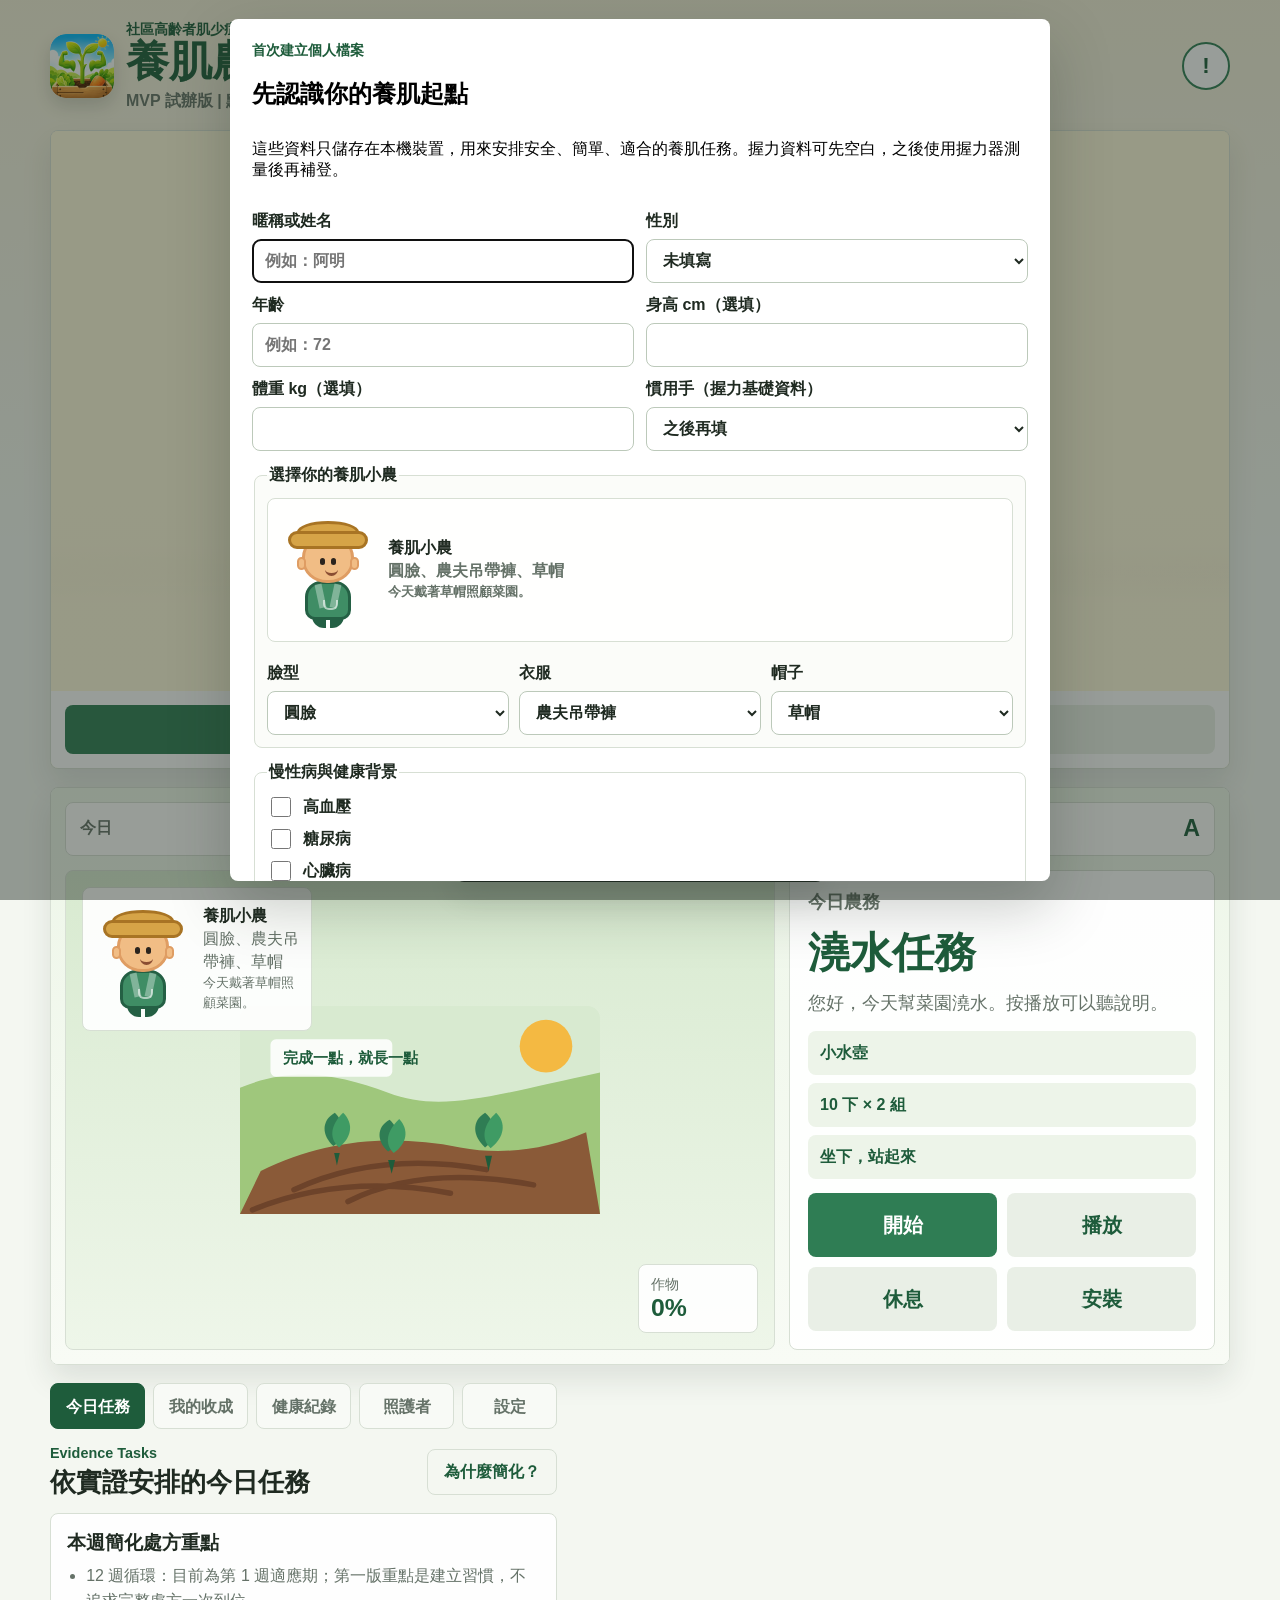
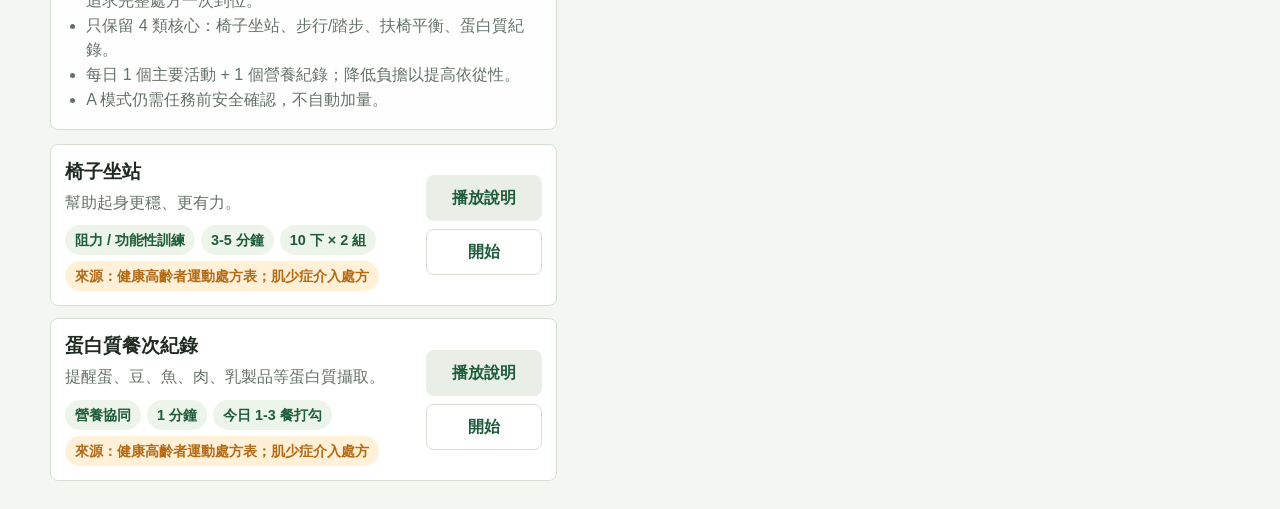
<file: index.html>
<!doctype html>
<html lang="zh-Hant">
  <head>
    <meta charset="utf-8" />
    <meta name="viewport" content="width=device-width, initial-scale=1" />
    <meta http-equiv="refresh" content="0; url=./yangji-farm-app/index.html" />
    <title>養肌農場</title>
    <script>
      window.location.replace("./yangji-farm-app/index.html");
    </script>
  </head>
  <body>
    <p>正在開啟養肌農場...</p>
    <p><a href="./yangji-farm-app/index.html">如果沒有自動開啟，請點這裡。</a></p>
  </body>
</html>
</file>
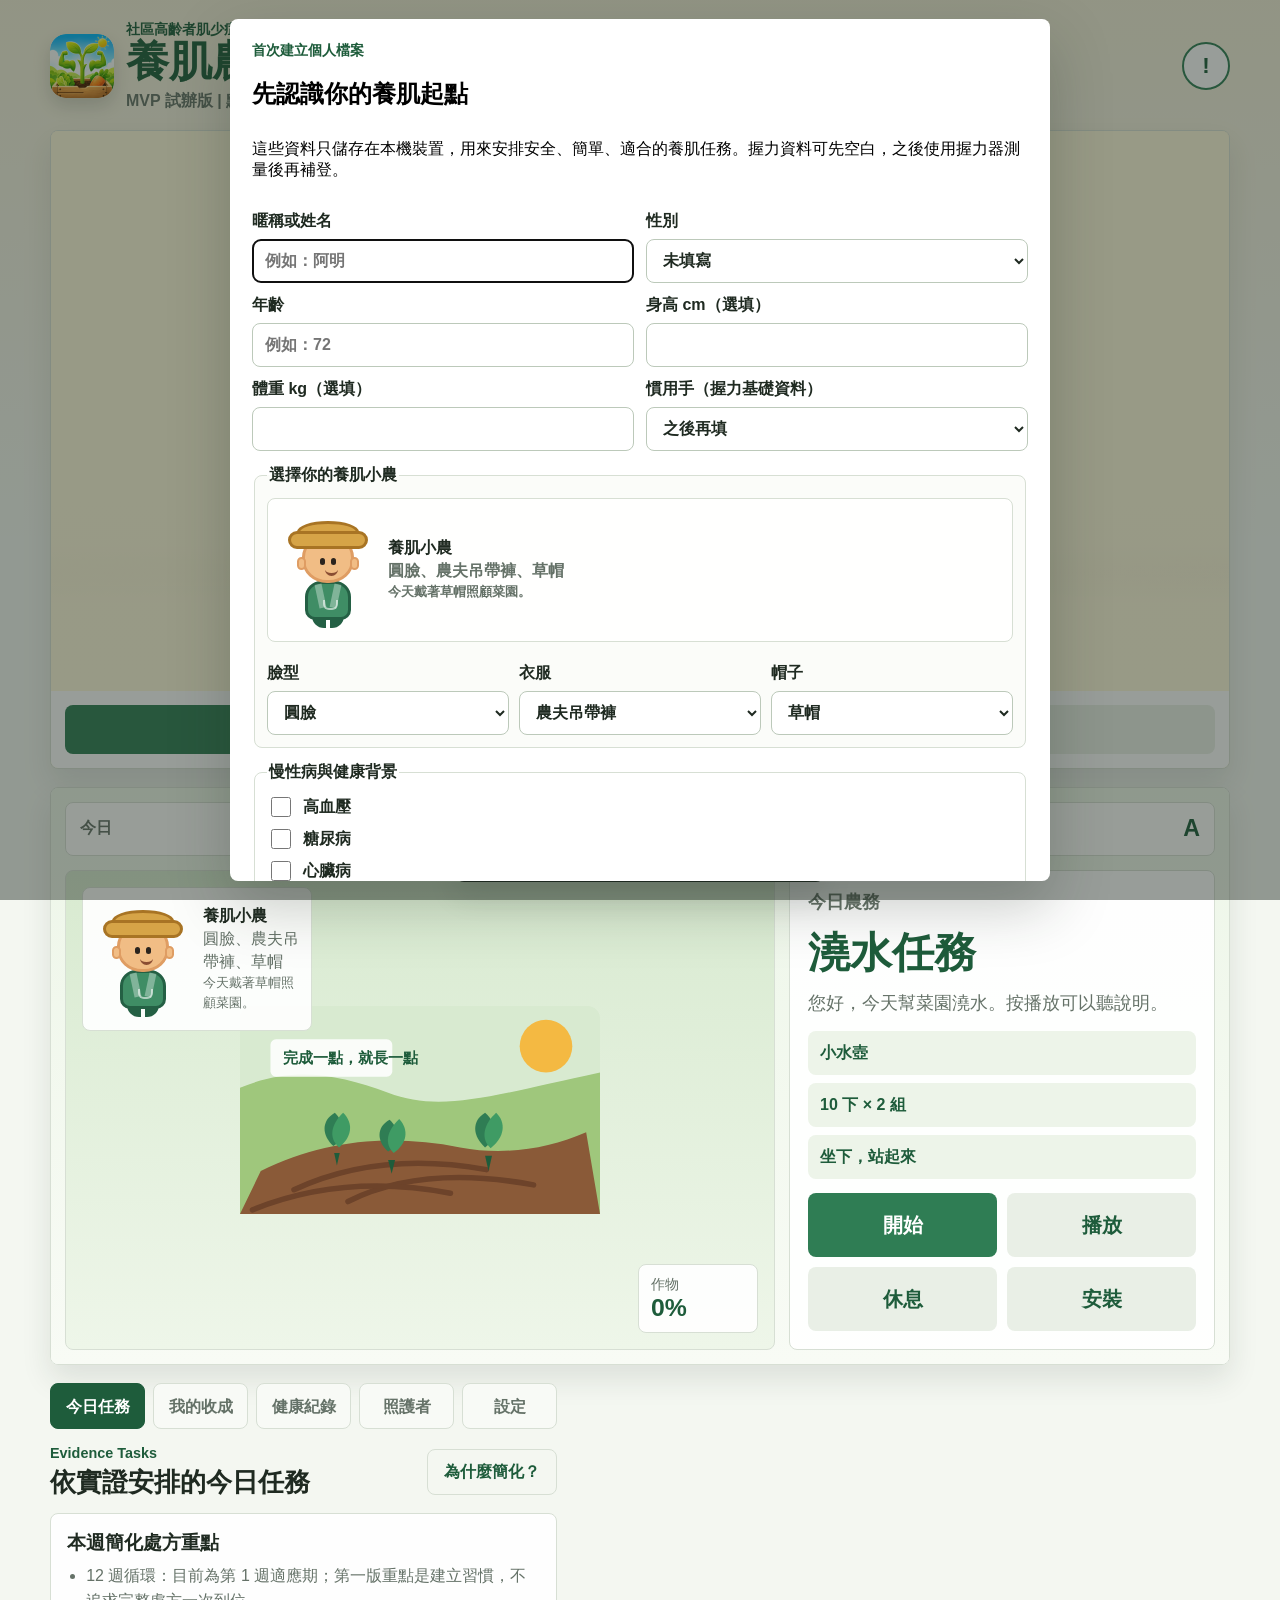
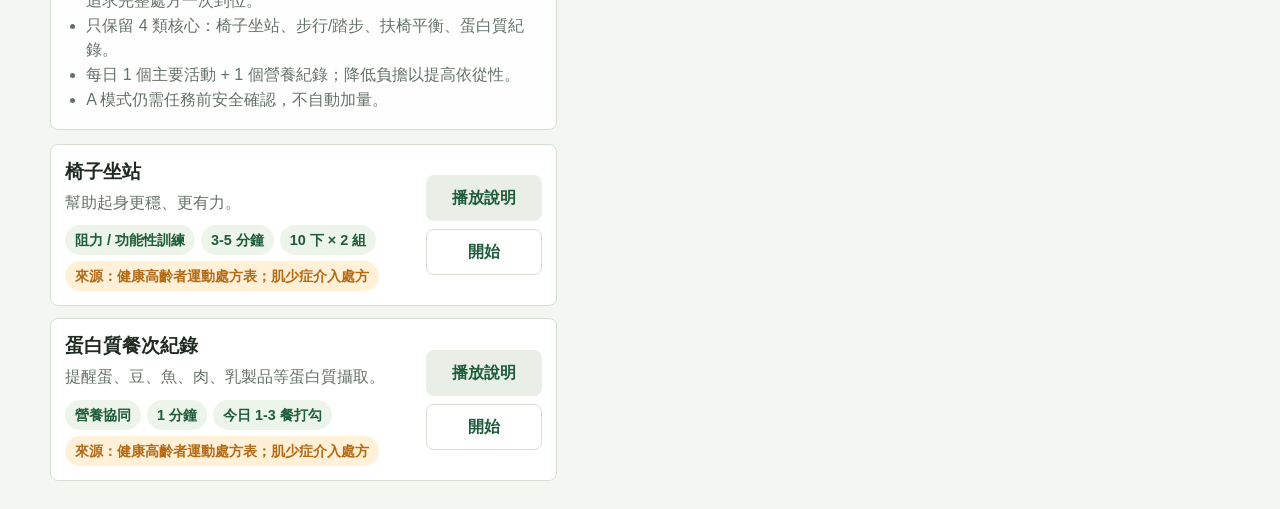
<file: yangji-farm-app/index.html>
<!doctype html>
<html lang="zh-Hant">
  <head>
    <meta charset="UTF-8" />
    <meta name="viewport" content="width=device-width, initial-scale=1.0" />
    <meta name="theme-color" content="#2f7d54" />
    <meta name="apple-mobile-web-app-capable" content="yes" />
    <meta name="apple-mobile-web-app-title" content="養肌農場" />
    <meta name="apple-mobile-web-app-status-bar-style" content="default" />
    <title>養肌農場 | 社區高齡者肌少症預防 App</title>
    <link rel="manifest" href="./manifest.webmanifest" />
    <link rel="apple-touch-icon" href="./assets/app-icon-180.png" />
    <link rel="icon" href="./assets/app-icon-192.png" />
    <link rel="stylesheet" href="./styles.css?v=20260625-hero" />
  </head>
  <body>
    <div class="app-shell">
      <header class="topbar">
        <button class="brand-button" id="openOutcome" aria-label="查看成果總覽">
          <img src="./assets/app-icon-512.png" alt="" />
          <span>
            <span class="eyebrow">社區高齡者肌少症預防 App</span>
            <strong>養肌農場</strong>
            <span class="pilot-label">MVP 試辦版 | 點 Logo 看成果</span>
          </span>
        </button>
        <button class="icon-button" id="openSafety" title="安全提醒" aria-label="安全提醒">
          <span aria-hidden="true">!</span>
        </button>
      </header>

      <main class="main-grid">
        <section class="welcome-panel" aria-labelledby="welcomeTitle">
          <div class="welcome-art" aria-hidden="true">
            <img id="welcomeHeroImage" src="./assets/hero-male.png" alt="" />
            <div class="welcome-brand">
              <div class="welcome-mark">🌱</div>
              <h1 id="welcomeTitle">養肌農場</h1>
              <p>每天動一動，種出健康與力量</p>
            </div>
          </div>
          <div class="welcome-actions">
            <button class="primary-button welcome-button" id="welcomeStart">開始耕耘</button>
            <button class="secondary-button welcome-button" id="welcomeLearn">了解更多</button>
          </div>
        </section>

        <section class="garden-panel" aria-labelledby="gardenTitle">
          <div class="game-home">
            <div class="game-hud" aria-label="今日狀態">
              <div>
                <span>今日</span>
                <strong id="todayDone">0/0</strong>
              </div>
              <div>
                <span>本週</span>
                <strong id="weekDays">0</strong>
              </div>
              <div>
                <span>安全</span>
                <strong id="safetyMode">A</strong>
              </div>
            </div>
            <div class="garden-visual game-scene" aria-label="菜園成長狀態">
              <div id="farmCharacterPreview" class="farm-character-preview"></div>
              <img src="./assets/farm-field.svg" alt="" />
              <div class="growth-meter">
                <span>作物</span>
                <strong id="growthPercent">0%</strong>
              </div>
            </div>
            <div class="mission-panel">
              <p class="section-kicker">今日農務</p>
              <h2 id="gardenTitle">準備菜園中...</h2>
              <p id="todaySummary">按播放，App 會用語音說明。</p>
              <div class="mission-chips" aria-label="任務提示">
                <span id="missionTool">工具</span>
                <span id="missionCount">次數</span>
                <span id="missionHint">慢慢做</span>
              </div>
              <div class="game-actions">
                <button class="primary-button game-button" id="startToday">開始</button>
                <button class="secondary-button game-button" id="speakToday">播放</button>
                <button class="secondary-button game-button" id="restToday">休息</button>
                <button class="secondary-button game-button" id="installApp">安裝</button>
              </div>
            </div>
          </div>
        </section>

        <section class="content-panel">
          <nav class="tabs" aria-label="主要分頁">
            <button class="tab active" data-tab="tasks">今日任務</button>
            <button class="tab" data-tab="harvest">我的收成</button>
            <button class="tab" data-tab="records">健康紀錄</button>
            <button class="tab" data-tab="caregiver">照護者</button>
            <button class="tab" data-tab="settings">設定</button>
          </nav>

          <div class="tab-view active" id="tasksView">
            <div class="section-heading">
              <div>
                <p class="section-kicker">Evidence Tasks</p>
                <h2>依實證安排的今日任務</h2>
              </div>
              <button class="text-button" id="refreshTasks">為什麼簡化？</button>
            </div>
            <div class="plain-panel evidence-summary" id="evidenceSummary"></div>
            <div class="task-list" id="taskList"></div>
          </div>

          <div class="tab-view" id="harvestView">
            <div class="section-heading">
              <div>
                <p class="section-kicker">Harvest</p>
                <h2>我的收成</h2>
              </div>
            </div>
            <div class="resource-grid" id="resourceGrid"></div>
            <div class="plain-panel">
              <h3>圖鑑</h3>
              <p>完成任務會讓菜園成長；沒有完成不會枯萎、不扣分，也不排名。</p>
              <div class="badge-row" id="cropBadges"></div>
            </div>
          </div>

          <div class="tab-view" id="recordsView">
            <div class="section-heading">
              <div>
                <p class="section-kicker">Records</p>
                <h2>健康紀錄</h2>
              </div>
            </div>
            <div class="plain-panel profile-summary" id="profileSummary"></div>
            <div class="record-grid">
              <label>
                測量日期
                <input id="measureDateInput" type="date" />
              </label>
              <label>
                慣用手
                <select id="dominantHandInput">
                  <option value="">未記錄</option>
                  <option value="right">右手</option>
                  <option value="left">左手</option>
                </select>
              </label>
              <label>
                右手握力 kg
                <input id="gripRightInput" type="number" inputmode="decimal" min="0" step="0.1" />
              </label>
              <label>
                左手握力 kg
                <input id="gripLeftInput" type="number" inputmode="decimal" min="0" step="0.1" />
              </label>
              <label>
                小腿圍 cm
                <input id="calfInput" type="number" inputmode="decimal" min="0" step="0.1" />
              </label>
              <label>
                5 次坐站秒數
                <input id="standInput" type="number" inputmode="decimal" min="0" step="0.1" />
              </label>
              <label class="full-row">
                測量備註
                <input id="measureNoteInput" type="text" maxlength="50" placeholder="例如：右手痠痛、剛運動後、社區據點測量" />
              </label>
              <button class="primary-button" id="saveMeasure">儲存基礎數據</button>
            </div>
            <div class="timeline" id="recordTimeline"></div>
            <div class="plain-panel action-panel">
              <h3>試辦資料</h3>
              <p>匯出資料可交給社區據點或研究人員彙整；檔案只包含此裝置上的紀錄。</p>
              <div class="hero-actions">
                <button class="secondary-button" id="exportCsv">匯出 CSV</button>
                <button class="secondary-button" id="exportJson">備份 JSON</button>
                <button class="text-button" id="printReport">列印週報</button>
              </div>
            </div>
          </div>

          <div class="tab-view" id="caregiverView">
            <div class="section-heading">
              <div>
                <p class="section-kicker">Caregiver</p>
                <h2>照護者摘要</h2>
              </div>
            </div>
            <div class="care-summary" id="careSummary"></div>
            <div class="plain-panel">
              <h3>照護者提醒文字</h3>
              <p id="careMessage">目前沒有需要通知的事件。</p>
              <button class="secondary-button" id="copyCareMessage">複製提醒文字</button>
            </div>
          </div>

          <div class="tab-view" id="settingsView">
            <div class="section-heading">
              <div>
                <p class="section-kicker">Settings</p>
                <h2>我的設定</h2>
              </div>
            </div>
            <div class="settings-grid">
              <label>
                使用者暱稱
                <input id="nameInput" type="text" maxlength="12" />
              </label>
              <label>
                性別
                <select id="sexInput">
                  <option value="">未填寫</option>
                  <option value="female">女</option>
                  <option value="male">男</option>
                  <option value="other">其他</option>
                  <option value="undisclosed">不透露</option>
                </select>
              </label>
              <label>
                年齡
                <input id="ageInput" type="number" inputmode="numeric" min="40" max="110" />
              </label>
              <label>
                身高 cm
                <input id="heightInput" type="number" inputmode="decimal" min="100" max="220" step="0.1" />
              </label>
              <label>
                體重 kg
                <input id="weightInput" type="number" inputmode="decimal" min="25" max="180" step="0.1" />
              </label>
              <label>
                安全模式
                <select id="tierInput">
                  <option value="A">A 健康預防組</option>
                  <option value="B">B 風險提醒組</option>
                  <option value="C">C 專業協助組</option>
                </select>
              </label>
              <label>
                提醒時間
                <input id="remindInput" type="time" />
              </label>
              <label>
                照護者聯絡方式
                <input id="careContactInput" type="text" maxlength="40" />
              </label>
              <label>
                據點/試辦代碼
                <input id="siteInput" type="text" maxlength="20" placeholder="例如 A01" />
              </label>
              <label class="toggle-row">
                <input id="largeTextInput" type="checkbox" />
                使用特大字體
              </label>
              <label class="toggle-row">
                <input id="voiceEnabledInput" type="checkbox" />
                啟用國語聲音說明
              </label>
              <label>
                語音速度
                <select id="voiceRateInput">
                  <option value="slow">慢速</option>
                  <option value="normal">普通</option>
                </select>
              </label>
              <fieldset class="full-row character-customizer">
                <legend>角色裝扮</legend>
                <div id="settingsCharacterPreview" class="character-preview"></div>
                <div class="character-options">
                  <label>
                    臉型
                    <select id="profileFaceInput">
                      <option value="round">圓臉</option>
                      <option value="gentle">溫和臉</option>
                      <option value="long">長臉</option>
                      <option value="square">方臉</option>
                    </select>
                  </label>
                  <label>
                    衣服
                    <select id="profileOutfitInput">
                      <option value="overalls">農夫吊帶褲</option>
                      <option value="sport">運動背心</option>
                      <option value="apron">菜園圍裙</option>
                      <option value="vest">暖色背心</option>
                    </select>
                  </label>
                  <label>
                    帽子
                    <select id="profileHatInput">
                      <option value="straw">草帽</option>
                      <option value="cap">遮陽帽</option>
                      <option value="towel">毛巾頭巾</option>
                      <option value="none">不戴帽</option>
                    </select>
                  </label>
                </div>
              </fieldset>
              <fieldset class="full-row">
                <legend>慢性病與健康背景</legend>
                <label><input type="checkbox" name="profileCondition" value="高血壓" data-risk="low" /> 高血壓</label>
                <label><input type="checkbox" name="profileCondition" value="糖尿病" data-risk="moderate" /> 糖尿病</label>
                <label><input type="checkbox" name="profileCondition" value="心臟病" data-risk="high" /> 心臟病</label>
                <label><input type="checkbox" name="profileCondition" value="中風病史" data-risk="moderate" /> 中風病史</label>
                <label><input type="checkbox" name="profileCondition" value="慢性腎臟病" data-risk="moderate" /> 慢性腎臟病</label>
                <label><input type="checkbox" name="profileCondition" value="骨質疏鬆" data-risk="moderate" /> 骨質疏鬆</label>
                <label><input type="checkbox" name="profileCondition" value="關節炎或膝髖疼痛" data-risk="moderate" /> 關節炎 / 膝痛 / 髖痛</label>
                <label><input type="checkbox" name="profileCondition" value="慢性肺病或氣喘" data-risk="moderate" /> 慢性肺病 / 氣喘 / COPD</label>
                <label><input type="checkbox" name="profileCondition" value="無上述慢性病" data-risk="none" /> 無上述慢性病</label>
                <label class="full-row">
                  其他
                  <input id="otherConditionInput" type="text" maxlength="40" placeholder="可自行填寫其他病史或健康狀況" />
                </label>
              </fieldset>
              <button class="primary-button" id="saveSettings">儲存設定</button>
              <button class="danger-button" id="resetData">重設原型資料</button>
            </div>
            <div class="plain-panel action-panel">
              <h3>社區長者名冊</h3>
              <p id="activeParticipantLabel">目前尚未建立長者資料。</p>
              <div class="participant-list" id="participantList"></div>
              <div class="record-grid roster-form">
                <label>
                  新增長者暱稱
                  <input id="newParticipantName" type="text" maxlength="12" placeholder="例如 王阿姨" />
                </label>
                <button class="secondary-button" id="addParticipant">新增並切換</button>
              </div>
            </div>
          </div>
        </section>
      </main>
    </div>

    <dialog id="onboardingDialog" class="modal wide-modal">
      <form method="dialog" class="modal-body" id="onboardingForm">
        <p class="section-kicker">首次建立個人檔案</p>
        <h2>先認識你的養肌起點</h2>
        <p>這些資料只儲存在本機裝置，用來安排安全、簡單、適合的養肌任務。握力資料可先空白，之後使用握力器測量後再補登。</p>
        <div class="onboarding-grid">
          <label>
            暱稱或姓名
            <input id="onboardName" type="text" maxlength="12" placeholder="例如：阿明" />
          </label>
          <label>
            性別
            <select id="onboardSex">
              <option value="">未填寫</option>
              <option value="female">女</option>
              <option value="male">男</option>
              <option value="other">其他</option>
              <option value="undisclosed">不透露</option>
            </select>
          </label>
          <label>
            年齡
            <input id="onboardAge" type="number" inputmode="numeric" min="40" max="110" placeholder="例如：72" />
          </label>
          <label>
            身高 cm（選填）
            <input id="onboardHeight" type="number" inputmode="decimal" min="100" max="220" step="0.1" />
          </label>
          <label>
            體重 kg（選填）
            <input id="onboardWeight" type="number" inputmode="decimal" min="25" max="180" step="0.1" />
          </label>
          <label>
            慣用手（握力基礎資料）
            <select id="onboardDominantHand">
              <option value="">之後再填</option>
              <option value="right">右手</option>
              <option value="left">左手</option>
            </select>
          </label>
        </div>
        <fieldset class="character-customizer">
          <legend>選擇你的養肌小農</legend>
          <div id="onboardCharacterPreview" class="character-preview"></div>
          <div class="character-options">
            <label>
              臉型
              <select id="onboardFaceInput">
                <option value="round">圓臉</option>
                <option value="gentle">溫和臉</option>
                <option value="long">長臉</option>
                <option value="square">方臉</option>
              </select>
            </label>
            <label>
              衣服
              <select id="onboardOutfitInput">
                <option value="overalls">農夫吊帶褲</option>
                <option value="sport">運動背心</option>
                <option value="apron">菜園圍裙</option>
                <option value="vest">暖色背心</option>
              </select>
            </label>
            <label>
              帽子
              <select id="onboardHatInput">
                <option value="straw">草帽</option>
                <option value="cap">遮陽帽</option>
                <option value="towel">毛巾頭巾</option>
                <option value="none">不戴帽</option>
              </select>
            </label>
          </div>
        </fieldset>
        <fieldset>
          <legend>慢性病與健康背景</legend>
          <label><input type="checkbox" name="onboardCondition" value="高血壓" data-risk="low" /> 高血壓</label>
          <label><input type="checkbox" name="onboardCondition" value="糖尿病" data-risk="moderate" /> 糖尿病</label>
          <label><input type="checkbox" name="onboardCondition" value="心臟病" data-risk="high" /> 心臟病</label>
          <label><input type="checkbox" name="onboardCondition" value="中風病史" data-risk="moderate" /> 中風病史</label>
          <label><input type="checkbox" name="onboardCondition" value="慢性腎臟病" data-risk="moderate" /> 慢性腎臟病</label>
          <label><input type="checkbox" name="onboardCondition" value="骨質疏鬆" data-risk="moderate" /> 骨質疏鬆</label>
          <label><input type="checkbox" name="onboardCondition" value="關節炎或膝髖疼痛" data-risk="moderate" /> 關節炎 / 膝痛 / 髖痛</label>
          <label><input type="checkbox" name="onboardCondition" value="慢性肺病或氣喘" data-risk="moderate" /> 慢性肺病 / 氣喘 / COPD</label>
          <label><input type="checkbox" name="onboardCondition" value="無上述慢性病" data-risk="none" /> 無上述慢性病</label>
          <label class="full-row">
            其他
            <input id="onboardOtherCondition" type="text" maxlength="40" placeholder="可自行填寫其他病史或健康狀況" />
          </label>
        </fieldset>
        <fieldset>
          <legend>運動安全提醒</legend>
          <label><input type="checkbox" name="screeningIssue" value="無" data-risk="none" /> 無</label>
          <label><input type="checkbox" name="screeningIssue" value="近期跌倒" data-risk="moderate" /> 近期曾跌倒</label>
          <label><input type="checkbox" name="screeningIssue" value="常頭暈或站不穩" data-risk="moderate" /> 常頭暈或站不穩</label>
          <label><input type="checkbox" name="screeningIssue" value="胸悶、心悸或喘不過氣" data-risk="high" /> 有胸悶、心悸或運動會喘不過氣</label>
          <label><input type="checkbox" name="screeningIssue" value="近期手術、骨折或急性疼痛" data-risk="high" /> 近期手術、骨折或急性疼痛</label>
          <label><input type="checkbox" name="screeningIssue" value="醫師限制運動" data-risk="high" /> 醫師曾限制運動</label>
          <label><input type="checkbox" name="screeningIssue" value="使用拐杖或助行器" data-risk="moderate" /> 走路需要拐杖、助行器或他人協助</label>
        </fieldset>
        <fieldset>
          <legend>若沒有高風險狀況，預設使用模式</legend>
          <label><input type="radio" name="onboardTier" value="A" checked /> A 健康預防組</label>
          <label><input type="radio" name="onboardTier" value="B" /> B 風險提醒組</label>
          <label><input type="radio" name="onboardTier" value="C" /> C 專業協助組</label>
        </fieldset>
        <div class="modal-actions">
          <button class="secondary-button" value="confirm">先略過握力，開始使用</button>
          <button class="primary-button" value="confirm">儲存並開始使用</button>
        </div>
      </form>
    </dialog>

    <dialog id="safetyDialog" class="modal">
      <form method="dialog" class="modal-body" id="safetyForm">
        <p class="section-kicker">任務前安全確認</p>
        <h2 id="safetyTaskTitle">開始前先確認身體狀態</h2>
        <div class="check-list">
          <label><input type="checkbox" name="safetyIssue" value="胸悶、心悸或喘不過氣" /> 今天有胸悶、心悸或喘不過氣</label>
          <label><input type="checkbox" name="safetyIssue" value="頭暈、站不穩或快跌倒" /> 今天有頭暈、站不穩或快跌倒</label>
          <label><input type="checkbox" name="safetyIssue" value="明顯疼痛或身體很不舒服" /> 今天有明顯疼痛或身體很不舒服</label>
          <label><input type="checkbox" name="safetyIssue" value="剛跌倒或不適合運動" /> 今天剛跌倒或覺得不適合運動</label>
        </div>
        <div class="modal-actions">
          <button class="secondary-button" id="safetyRest" value="cancel">有一項，今天先休息</button>
          <button class="primary-button" id="safetyPass" value="confirm">都沒有，開始</button>
        </div>
      </form>
    </dialog>

    <dialog id="taskDialog" class="modal wide-modal">
      <div class="modal-body">
        <button class="close-button" id="closeTask" aria-label="關閉">×</button>
        <p class="section-kicker" id="taskTypeLabel">任務</p>
        <h2 id="taskTitle">任務名稱</h2>
        <p id="taskPurpose"></p>
        <div class="task-demo">
          <img src="./assets/chair-exercise.svg" alt="" />
          <ol id="taskSteps"></ol>
        </div>
        <div class="notice-box" id="taskSafety"></div>
        <div class="notice-box evidence-box" id="taskPrescription"></div>
        <div class="task-target" id="taskTarget"></div>
        <div class="modal-actions">
          <button class="secondary-button" id="speakTask" type="button">播放說明</button>
          <button class="secondary-button" id="pauseTask">暫停</button>
          <button class="danger-button" id="reportDiscomfort">我不舒服</button>
          <button class="primary-button" id="completeTask">完成任務</button>
        </div>
      </div>
    </dialog>

    <dialog id="discomfortDialog" class="modal">
      <form method="dialog" class="modal-body" id="discomfortForm">
        <p class="section-kicker">不適回報</p>
        <h2>請選擇目前狀況</h2>
        <div class="option-grid" id="discomfortOptions"></div>
        <label>
          備註
          <textarea id="discomfortNote" rows="3"></textarea>
        </label>
        <button class="danger-button" value="confirm">停止今日任務並記錄</button>
      </form>
    </dialog>

    <dialog id="outcomeDialog" class="modal wide-modal">
      <div class="modal-body">
        <button class="close-button" id="closeOutcome" aria-label="關閉">×</button>
        <p class="section-kicker">成果總覽</p>
        <h2 id="outcomeTitle">我的養肌成果</h2>
        <p id="outcomeSummary">正在整理成果...</p>
        <div class="outcome-grid" id="outcomeGrid"></div>
        <div class="plain-panel">
          <h3>最近成果</h3>
          <div class="timeline compact-timeline" id="outcomeTimeline"></div>
        </div>
      </div>
    </dialog>

    <dialog id="installDialog" class="modal wide-modal">
      <div class="modal-body">
        <button class="close-button" id="closeInstallGuide" aria-label="關閉">×</button>
        <p class="section-kicker">手機安裝</p>
        <h2>把養肌農場加入手機主畫面</h2>
        <div class="install-grid">
          <div class="plain-panel">
            <h3>Android / Chrome</h3>
            <ol>
              <li>用 Chrome 開啟正式網址。</li>
              <li>按「安裝到手機」或瀏覽器選單。</li>
              <li>選擇「安裝應用程式」或「加入主畫面」。</li>
              <li>主畫面會出現養肌農場圖示。</li>
            </ol>
          </div>
          <div class="plain-panel">
            <h3>iPhone / Safari</h3>
            <ol>
              <li>用 Safari 開啟正式網址。</li>
              <li>按下方分享按鈕。</li>
              <li>選擇「加入主畫面」。</li>
              <li>確認名稱為「養肌農場」後加入。</li>
            </ol>
          </div>
        </div>
        <div class="notice-box">
          正式安裝需要 HTTPS 網址。目前本機網址可測試畫面；要讓多支手機穩定安裝，下一步要部署到 HTTPS。
        </div>
      </div>
    </dialog>

    <dialog id="aboutDialog" class="modal wide-modal">
      <div class="modal-body">
        <button class="close-button" id="closeAbout" aria-label="關閉">×</button>
        <p class="section-kicker">關於養肌農場</p>
        <h2>把實證運動變成每日農場任務</h2>
        <div class="about-grid">
          <div class="plain-panel">
            <h3>適合長者</h3>
            <p>使用大按鈕、清楚文字與語音說明，任務以坐站、步行、扶椅平衡與蛋白質紀錄為主。</p>
          </div>
          <div class="plain-panel">
            <h3>實證基礎</h3>
            <p>依據你的運動處方資料，將阻力訓練、平衡訓練、有氧活動與營養協同轉成簡單任務。</p>
          </div>
          <div class="plain-panel">
            <h3>安全優先</h3>
            <p>若有胸悶、頭暈、明顯疼痛、剛跌倒或醫師限制運動，請先停止並詢問專業人員。</p>
          </div>
        </div>
      </div>
    </dialog>

    <div class="toast" id="toast" role="status" aria-live="polite"></div>
    <script src="./app.js"></script>
  </body>
</html>
</file>
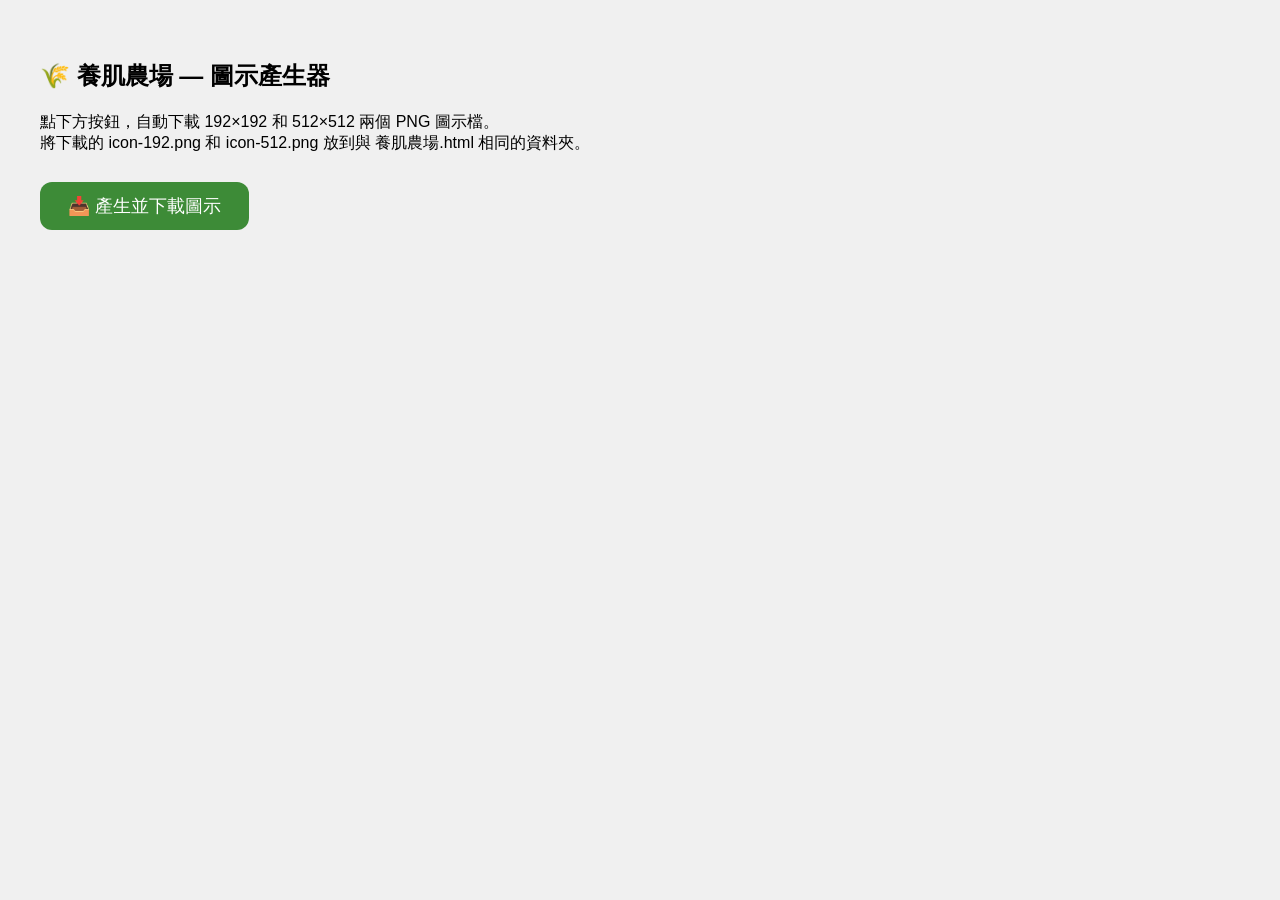
<file: 產生圖示.html>
<!DOCTYPE html>
<html><head><meta charset="UTF-8"><title>產生養肌農場圖示</title></head>
<body style="font-family:sans-serif;padding:32px;background:#f0f0f0">
<h2>🌾 養肌農場 — 圖示產生器</h2>
<p>點下方按鈕，自動下載 192×192 和 512×512 兩個 PNG 圖示檔。<br>
將下載的 icon-192.png 和 icon-512.png 放到與 養肌農場.html 相同的資料夾。</p>
<button onclick="generateIcons()" style="font-size:18px;padding:12px 28px;background:#3D8B37;color:white;border:none;border-radius:12px;cursor:pointer;margin-top:12px">
  📥 產生並下載圖示
</button>
<div id="preview" style="margin-top:20px;display:flex;gap:16px;flex-wrap:wrap"></div>
<script>
function drawIcon(size) {
  const c = document.createElement('canvas');
  c.width = c.height = size;
  const ctx = c.getContext('2d');
  const r = size * 0.18;

  // Background rounded rect
  ctx.fillStyle = '#3D8B37';
  roundRect(ctx, 0, 0, size, size, size * 0.22);
  ctx.fill();

  // Inner lighter circle
  ctx.fillStyle = '#5CB85C';
  ctx.beginPath();
  ctx.arc(size/2, size/2, size*0.38, 0, Math.PI*2);
  ctx.fill();

  // Wheat emoji text
  ctx.font = `${size * 0.5}px serif`;
  ctx.textAlign = 'center';
  ctx.textBaseline = 'middle';
  ctx.fillText('🌾', size/2, size/2);

  return c;
}

function roundRect(ctx, x, y, w, h, r) {
  ctx.beginPath();
  ctx.moveTo(x + r, y);
  ctx.lineTo(x + w - r, y);
  ctx.quadraticCurveTo(x + w, y, x + w, y + r);
  ctx.lineTo(x + w, y + h - r);
  ctx.quadraticCurveTo(x + w, y + h, x + w - r, y + h);
  ctx.lineTo(x + r, y + h);
  ctx.quadraticCurveTo(x, y + h, x, y + h - r);
  ctx.lineTo(x, y + r);
  ctx.quadraticCurveTo(x, y, x + r, y);
  ctx.closePath();
}

function generateIcons() {
  const preview = document.getElementById('preview');
  preview.innerHTML = '';
  [192, 512].forEach(size => {
    const canvas = drawIcon(size);
    const a = document.createElement('a');
    a.download = `icon-${size}.png`;
    a.href = canvas.toDataURL('image/png');
    a.click();

    // 顯示預覽
    const wrap = document.createElement('div');
    wrap.style.cssText = 'text-align:center;background:white;padding:12px;border-radius:12px';
    const img = document.createElement('img');
    img.src = canvas.toDataURL();
    img.style.cssText = `width:${Math.min(size, 96)}px;height:${Math.min(size, 96)}px;border-radius:12px;display:block`;
    wrap.appendChild(img);
    wrap.innerHTML += `<div style="margin-top:6px;font-size:13px">icon-${size}.png</div>`;
    preview.appendChild(wrap);
  });
  setTimeout(() => {
    document.querySelector('p').innerHTML += '<br><strong style="color:green">✅ 已下載！請將兩個 PNG 檔放到遊戲同一資料夾。</strong>';
  }, 500);
}
</script>
</body></html>
</file>
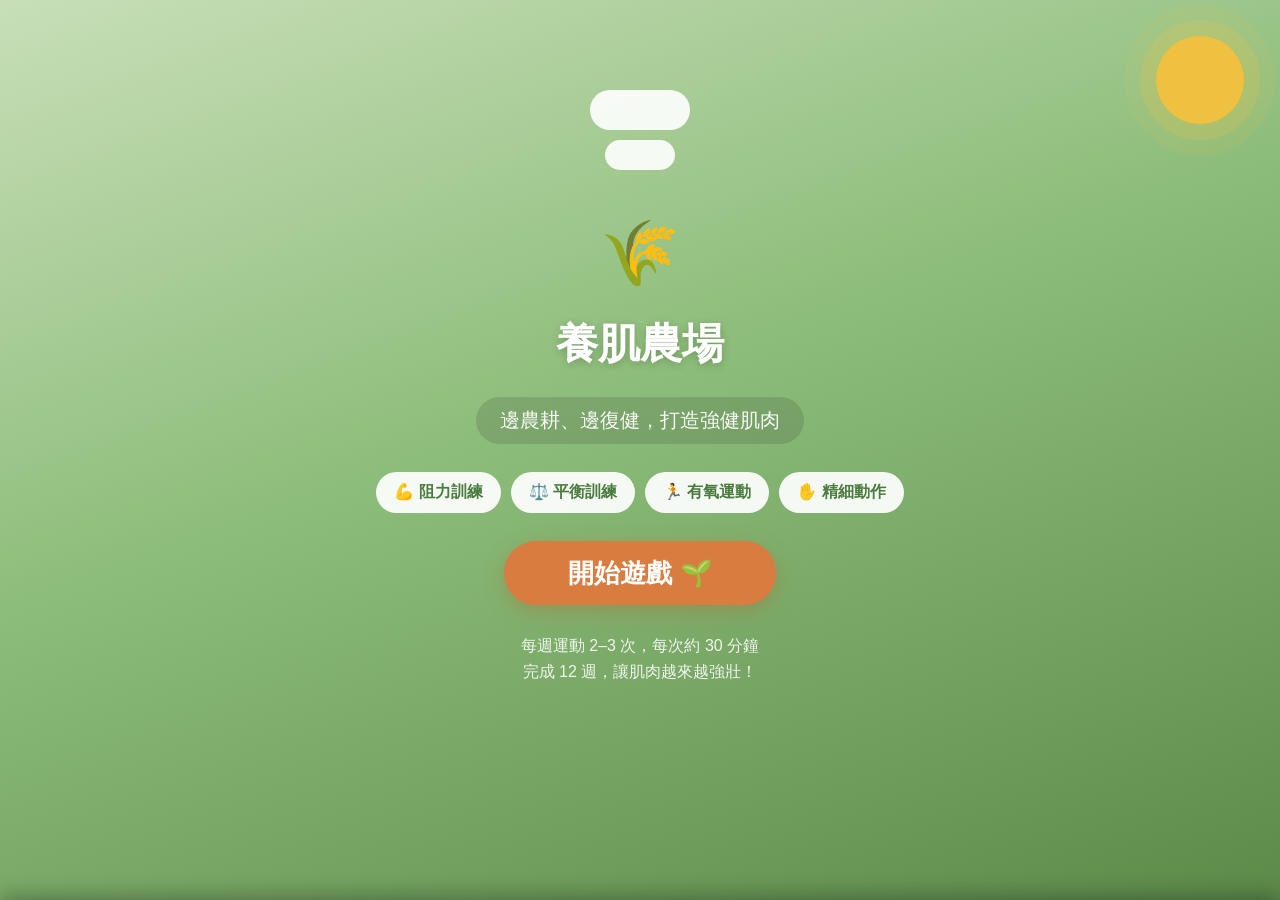
<file: 養肌農場.html>
<!DOCTYPE html>
<html lang="zh-TW">
<head>
<meta charset="UTF-8">
<meta name="viewport" content="width=device-width, initial-scale=1.0, user-scalable=no">
<title>養肌農場 🌱 肌少症運動遊戲</title>
<!-- PWA Meta Tags -->
<meta name="theme-color" content="#3D8B37">
<meta name="apple-mobile-web-app-capable" content="yes">
<meta name="apple-mobile-web-app-status-bar-style" content="black-translucent">
<meta name="apple-mobile-web-app-title" content="養肌農場">
<meta name="mobile-web-app-capable" content="yes">
<link rel="manifest" href="manifest.json">
<!-- Apple Touch Icons (SVG inline fallback — real deploy needs PNG) -->
<link rel="apple-touch-icon" href="icon-192.png">
<link rel="icon" type="image/png" sizes="192x192" href="icon-192.png">
<style>
* { box-sizing: border-box; margin: 0; padding: 0; -webkit-tap-highlight-color: transparent; }

:root {
  /* 柔和農場色系 — 高齡友善 */
  --green-dark:  #4A7C3F;   /* 鼠尾草深綠 */
  --green-mid:   #6FA85E;   /* 鼠尾草中綠 */
  --green-light: #B8D4AF;   /* 嫩葉淺綠 */
  --soil:        #A07850;   /* 柔和土褐 */
  --soil-light:  #D4B896;   /* 淺沙色 */
  --gold:        #E8A840;   /* 蜂蜜金 */
  --orange:      #D97C40;   /* 暖陶橘（降低飽和度）*/
  --sky:         #B8D8EE;   /* 淡天藍 */
  --cream:       #FAF6EF;   /* 亞麻白 */
  --warm-bg:     #F2EDE4;   /* 溫暖米色背景 */
  --card-bg:     #FFFFFF;
  --card-border: #E0D8CC;
  --text-dark:   #3A3226;   /* 深暖棕，高對比 */
  --text-mid:    #7A6A5A;   /* 中暖棕 */
  --text-light:  #A89888;
  --red:         #C0392B;
  --blue:        #2471A3;
  --purple:      #6C3483;
  --radius:      20px;
  --shadow:      0 4px 18px rgba(90,60,30,0.12);
}

html, body {
  width: 100%; height: 100%;
  background: var(--warm-bg);
  font-family: "Microsoft JhengHei", "PingFang TC", "Noto Sans TC", sans-serif;
  font-size: 17px;
  color: var(--text-dark);
  overflow: hidden;
}

.screen { position: fixed; inset: 0; display: flex; flex-direction: column; }
.hidden { display: none !important; }

/* ─── TITLE SCREEN ─── */
#screen-title {
  background: linear-gradient(160deg, #C8DFB8 0%, #8DBD7A 45%, #5C8A4A 100%);
  justify-content: center; align-items: center; gap: 28px; padding: 36px 28px;
}
.title-sun {
  width: 88px; height: 88px; background: #F0C040;
  border-radius: 50%; position: absolute; top: 36px; right: 36px;
  box-shadow: 0 0 0 16px rgba(240,192,64,0.2), 0 0 0 32px rgba(240,192,64,0.08);
  animation: pulse 3s ease-in-out infinite;
}
@keyframes pulse { 0%,100%{transform:scale(1)} 50%{transform:scale(1.06)} }
.title-cloud {
  position: absolute; background: rgba(255,255,255,0.9); border-radius: 50px;
  animation: drift 10s linear infinite;
}
@keyframes drift { from{transform:translateX(-140px)} to{transform:translateX(calc(100vw + 140px))} }
.title-logo { font-size: 64px; }
.title-h1 {
  font-size: 42px; font-weight: 900; color: #fff;
  text-shadow: 0 2px 8px rgba(0,0,0,0.2); text-align: center; line-height: 1.2;
}
.title-sub {
  font-size: 20px; color: rgba(255,255,255,0.95); text-align: center;
  background: rgba(0,0,0,0.12); padding: 10px 24px; border-radius: 30px;
}
.title-badge {
  display: flex; gap: 10px; flex-wrap: wrap; justify-content: center;
}
.badge {
  background: rgba(255,255,255,0.92); border-radius: 30px;
  padding: 10px 18px; font-size: 16px; font-weight: 700; color: var(--green-dark);
}
.btn-start {
  background: var(--orange); color: white;
  font-size: 26px; font-weight: 900;
  min-height: 64px; padding: 0 64px; border-radius: 60px; border: none; cursor: pointer;
  box-shadow: 0 6px 20px rgba(180,100,40,0.35);
  transition: transform 0.15s, box-shadow 0.15s;
}
.btn-start:active { transform: scale(0.96); }

/* ─── TOP BAR ─── */
#top-bar {
  background: linear-gradient(90deg, #4A7C3F, #6FA85E);
  padding: 12px 16px; display: flex; align-items: center; gap: 10px;
  box-shadow: 0 2px 10px rgba(40,60,30,0.18); flex-shrink: 0;
  min-height: 64px;
}
.top-stat {
  display: flex; align-items: center; gap: 8px;
  background: rgba(255,255,255,0.22); border-radius: 22px;
  padding: 7px 14px;
}
.top-stat .icon { font-size: 22px; }
.top-stat .val { font-size: 20px; font-weight: 800; color: white; }
.top-stat .lbl { font-size: 13px; color: rgba(255,255,255,0.85); }
.spacer { flex: 1; }
.btn-top {
  background: rgba(255,255,255,0.25); border: none; color: white;
  font-size: 24px; padding: 8px 12px; border-radius: 14px; cursor: pointer;
  min-width: 48px; min-height: 48px;
}

/* ─── FARM SCREEN ─── */
#screen-farm { background: var(--warm-bg); }
#farm-main { flex: 1; overflow-y: auto; padding: 12px; }

.section-title {
  font-size: 20px; font-weight: 800; color: var(--green-dark);
  margin-bottom: 12px; display: flex; align-items: center; gap: 8px;
}

/* Week progress bar */
#week-bar {
  background: var(--card-bg); border-radius: var(--radius); padding: 16px 18px;
  margin-bottom: 14px; box-shadow: var(--shadow);
}
.week-label { font-size: 18px; font-weight: 800; color: var(--text-dark); margin-bottom: 10px; }
.week-phases { display: flex; gap: 5px; margin-bottom: 8px; }
.phase-block {
  flex: 1; height: 12px; border-radius: 10px; opacity: 0.3;
  transition: opacity 0.3s;
}
.phase-block.active { opacity: 1; }
.phase-labels { display: flex; justify-content: space-between; font-size: 14px; color: var(--text-mid); }

/* Farm grid */
#farm-grid {
  display: grid; grid-template-columns: repeat(4, 1fr);
  gap: 10px; margin-bottom: 12px;
}
.plot {
  background: linear-gradient(160deg, #C4915A, #8B5E3C);
  border-radius: 16px; aspect-ratio: 1;
  display: flex; flex-direction: column; align-items: center; justify-content: center;
  cursor: pointer; position: relative; overflow: hidden;
  box-shadow: 0 4px 10px rgba(0,0,0,0.2);
  transition: transform 0.1s, box-shadow 0.1s;
  border: 3px solid rgba(255,255,255,0.15);
  user-select: none;
}
.plot:active { transform: scale(0.94); box-shadow: 0 2px 6px rgba(0,0,0,0.15); }
.plot.empty { background: linear-gradient(160deg, #C4915A, #8B5E3C); }
.plot.planted { background: linear-gradient(160deg, #8B5E3C, #6B3F1F); }
.plot.growing { background: linear-gradient(160deg, #6B8F3C, #8B5E3C); }
.plot.ready {
  background: linear-gradient(160deg, #5CB85C, #3D8B37);
  animation: glow 1.5s ease-in-out infinite;
}
@keyframes glow {
  0%,100%{box-shadow:0 4px 10px rgba(0,0,0,0.2), 0 0 0 0 rgba(92,184,92,0.4)}
  50%{box-shadow:0 4px 10px rgba(0,0,0,0.2), 0 0 0 8px rgba(92,184,92,0)}
}
.plot.locked {
  background: linear-gradient(160deg, #aaa, #888); cursor: default; opacity: 0.6;
}
.plot-emoji { font-size: 36px; line-height: 1; }
.plot-name { font-size: 13px; font-weight: 700; color: white; margin-top: 4px; text-shadow: 0 1px 4px rgba(0,0,0,0.5); }
.plot-days {
  position: absolute; bottom: 6px; right: 8px;
  font-size: 13px; font-weight: 700; color: white;
  background: rgba(0,0,0,0.38); border-radius: 8px; padding: 2px 7px;
}
.plot-action {
  position: absolute; top: 6px; left: 6px;
  font-size: 12px; font-weight: 700; color: white;
  background: var(--orange); border-radius: 8px; padding: 3px 8px;
}
.plot-ready-badge {
  position: absolute; top: 4px; right: 4px;
  font-size: 14px; animation: bounce 0.8s ease-in-out infinite;
}
@keyframes bounce { 0%,100%{transform:translateY(0)} 50%{transform:translateY(-4px)} }
.plot-progress {
  position: absolute; bottom: 0; left: 0; right: 0;
  height: 4px; background: rgba(255,255,255,0.25);
}
.plot-progress-fill {
  height: 100%; background: var(--gold);
  border-radius: 0 0 14px 14px; transition: width 0.3s;
}

/* Tasks panel */
#tasks-panel {
  background: var(--card-bg); border-radius: var(--radius); padding: 16px 18px;
  margin-bottom: 14px; box-shadow: var(--shadow);
}
.task-list { display: flex; flex-direction: column; gap: 10px; }
.task-item {
  display: flex; align-items: center; gap: 14px;
  background: var(--warm-bg); border-radius: 14px; padding: 14px 16px;
  border: 2px solid transparent; min-height: 56px;
}
.task-item.done { border-color: var(--green-mid); background: #EDF5EC; }
.task-dot { width: 16px; height: 16px; border-radius: 50%; flex-shrink: 0; }
.task-text { flex: 1; font-size: 18px; font-weight: 700; }
.task-reps { font-size: 16px; color: var(--text-mid); font-weight: 600; }
.task-check { font-size: 24px; }

/* Bottom nav */
#bottom-nav {
  background: var(--card-bg); display: flex; border-top: 2px solid var(--card-border);
  padding-bottom: env(safe-area-inset-bottom, 0);
  flex-shrink: 0; min-height: 68px;
}
.nav-btn {
  flex: 1; display: flex; flex-direction: column; align-items: center;
  justify-content: center;
  padding: 10px 4px; border: none; background: none; cursor: pointer;
  font-size: 14px; color: var(--text-light); font-weight: 700; gap: 4px;
  transition: color 0.2s; min-height: 68px;
}
.nav-btn .nav-icon { font-size: 30px; }
.nav-btn.active { color: var(--green-dark); }

/* ─── MODAL OVERLAY ─── */
.modal-overlay {
  position: fixed; inset: 0; background: rgba(0,0,0,0.55);
  display: flex; align-items: flex-end; justify-content: center;
  z-index: 100; padding: 16px;
}
.modal-card {
  background: white; border-radius: 28px 28px 28px 28px;
  width: 100%; max-width: 480px; padding: 28px 24px;
  box-shadow: 0 -8px 40px rgba(0,0,0,0.2);
  animation: slideUp 0.25s ease-out;
  max-height: 90vh; overflow-y: auto;
}
@keyframes slideUp { from{transform:translateY(80px);opacity:0} to{transform:translateY(0);opacity:1} }
.modal-header { text-align: center; margin-bottom: 20px; }
.modal-emoji { font-size: 56px; display: block; margin-bottom: 8px; }
.modal-title { font-size: 28px; font-weight: 900; color: var(--text-dark); }
.modal-sub { font-size: 18px; color: var(--text-mid); margin-top: 6px; }

.exercise-info {
  background: var(--warm-bg); border-radius: 18px; padding: 16px 18px;
  margin-bottom: 16px; border: 2px solid var(--card-border);
}
.exercise-name { font-size: 24px; font-weight: 900; color: var(--green-dark); margin-bottom: 8px; }
.exercise-detail { font-size: 17px; color: var(--text-dark); line-height: 1.6; }
/* 文獻引用欄隱藏 */
.exercise-evidence { display: none; }

/* 遊戲效益標籤（取代文獻） */
.game-effect {
  display: flex; align-items: center; gap: 10px;
  background: #EDF5EC; border-radius: 12px; padding: 10px 14px;
  margin-top: 10px; font-size: 16px; font-weight: 700; color: var(--green-dark);
}

.rep-display {
  text-align: center; margin-bottom: 18px;
}
.rep-counter {
  font-size: 80px; font-weight: 900; color: var(--green-dark);
  line-height: 1; display: block; transition: color 0.15s, transform 0.15s;
}
.rep-target { font-size: 20px; color: var(--text-mid); font-weight: 700; }
.rep-bar-wrap {
  height: 18px; background: var(--card-border); border-radius: 10px;
  overflow: hidden; margin: 14px 0 6px;
}
.rep-bar-fill {
  height: 100%; background: linear-gradient(90deg, var(--green-mid), var(--green-dark));
  border-radius: 10px; transition: width 0.25s;
}

.btn-rep {
  width: 100%; background: linear-gradient(135deg, var(--green-mid), var(--green-dark));
  color: white; font-size: 22px; font-weight: 900;
  min-height: 60px; border-radius: 20px; border: none; cursor: pointer;
  box-shadow: 0 5px 16px rgba(74,124,63,0.35);
  transition: transform 0.1s; margin-bottom: 12px;
}
.btn-rep:active { transform: scale(0.97); }
.btn-rep:disabled {
  background: linear-gradient(135deg, #5A8A50, #3A6A30);
  cursor: default; opacity: 0.8;
}
.btn-cancel {
  width: 100%; background: var(--warm-bg); color: var(--text-mid);
  font-size: 18px; font-weight: 700; min-height: 52px;
  border-radius: 16px; border: 2px solid var(--card-border); cursor: pointer;
}

/* ─── SHOP SCREEN ─── */
#screen-shop { background: var(--warm-bg); }
.shop-grid {
  display: grid; grid-template-columns: 1fr 1fr; gap: 12px;
  padding: 12px;
}
.shop-card {
  background: white; border-radius: 20px; padding: 18px 14px;
  text-align: center; box-shadow: var(--shadow); cursor: pointer;
  border: 3px solid transparent; transition: border-color 0.2s, transform 0.1s;
  position: relative;
}
.shop-card:active { transform: scale(0.97); }
.shop-card.tier1 { border-color: #A5D6A7; }
.shop-card.tier2 { border-color: #FFE082; }
.shop-card.tier3 { border-color: #EF9A9A; }
.shop-emoji { font-size: 40px; margin-bottom: 8px; display: block; }
.shop-name { font-size: 18px; font-weight: 800; color: var(--text-dark); }
.shop-info { font-size: 15px; color: var(--text-mid); margin: 5px 0; }
.shop-price {
  display: inline-flex; align-items: center; gap: 4px;
  background: #FFF3DC; border-radius: 20px; padding: 7px 14px;
  font-size: 17px; font-weight: 900; color: var(--orange); margin-top: 10px;
}
.shop-tier-badge {
  position: absolute; top: 10px; right: 10px;
  font-size: 11px; font-weight: 700; padding: 3px 8px; border-radius: 10px;
}
.tier1 .shop-tier-badge { background: #E8F5E9; color: var(--green-dark); }
.tier2 .shop-tier-badge { background: #FFF8E1; color: #E65100; }
.tier3 .shop-tier-badge { background: #FCE4EC; color: #C62828; }
.shop-locked { opacity: 0.45; cursor: not-allowed; }
.shop-locked::after {
  content: "🔒"; position: absolute; inset: 0;
  display: flex; align-items: center; justify-content: center;
  font-size: 36px; background: rgba(255,255,255,0.6); border-radius: 17px;
}

/* ─── ACHIEVEMENTS SCREEN ─── */
#screen-achievements { background: var(--warm-bg); }
.achieve-list { padding: 12px; display: flex; flex-direction: column; gap: 10px; }
.achieve-card {
  background: white; border-radius: 20px; padding: 16px 18px;
  display: flex; align-items: center; gap: 16px; box-shadow: var(--shadow);
  border-left: 6px solid #E0E0E0;
}
.achieve-card.unlocked { border-left-color: var(--gold); }
.achieve-icon { font-size: 40px; flex-shrink: 0; }
.achieve-info { flex: 1; }
.achieve-title { font-size: 18px; font-weight: 800; color: var(--text-dark); }
.achieve-desc { font-size: 14px; color: var(--text-mid); margin-top: 2px; }
.achieve-reward { font-size: 13px; color: var(--orange); font-weight: 700; margin-top: 4px; }
.achieve-status { font-size: 22px; }
.achieve-progress-wrap { margin-top: 6px; }
.achieve-prog-bar {
  height: 8px; background: #E0E0E0; border-radius: 10px; overflow: hidden;
}
.achieve-prog-fill { height: 100%; background: var(--gold); border-radius: 10px; }
.achieve-prog-text { font-size: 12px; color: var(--text-mid); margin-top: 3px; }

/* ─── PROGRESS SCREEN ─── */
#screen-progress { background: var(--warm-bg); }
.progress-cards { padding: 12px; display: flex; flex-direction: column; gap: 12px; }
.prog-card {
  background: white; border-radius: 20px; padding: 18px;
  box-shadow: var(--shadow);
}
.prog-card-title { font-size: 16px; font-weight: 800; color: var(--text-dark); margin-bottom: 12px; display: flex; align-items: center; gap: 8px; }
.stat-row { display: flex; justify-content: space-between; margin-bottom: 8px; }
.stat-label { font-size: 15px; color: var(--text-mid); }
.stat-value { font-size: 15px; font-weight: 700; color: var(--text-dark); }
.exercise-hist { display: flex; flex-direction: column; gap: 8px; margin-top: 6px; }
.ex-hist-row { display: flex; align-items: center; gap: 10px; }
.ex-hist-label { font-size: 14px; color: var(--text-dark); width: 80px; flex-shrink: 0; }
.ex-hist-bar-wrap { flex: 1; height: 14px; background: #F0F0F0; border-radius: 10px; overflow: hidden; }
.ex-hist-bar { height: 100%; border-radius: 10px; }
.ex-hist-count { font-size: 13px; font-weight: 700; color: var(--text-mid); width: 36px; text-align: right; }

/* ─── TOAST ─── */
#toast {
  position: fixed; bottom: 80px; left: 50%; transform: translateX(-50%) translateY(20px);
  background: rgba(30,30,30,0.88); color: white;
  padding: 12px 24px; border-radius: 30px; font-size: 16px; font-weight: 600;
  z-index: 200; opacity: 0; transition: all 0.3s; pointer-events: none;
  white-space: nowrap; max-width: 90vw;
}
#toast.show { opacity: 1; transform: translateX(-50%) translateY(0); }

/* ─── COIN ANIMATION ─── */
.coin-pop {
  position: fixed; pointer-events: none; z-index: 150;
  font-size: 22px; font-weight: 900; color: var(--gold);
  text-shadow: 0 2px 4px rgba(0,0,0,0.2);
  animation: coinFly 1s ease-out forwards;
}
@keyframes coinFly {
  0%  { opacity: 1; transform: translateY(0) scale(1); }
  100%{ opacity: 0; transform: translateY(-70px) scale(1.3); }
}

/* Scrollable content areas */
.scroll-content { flex: 1; overflow-y: auto; }

/* ─── PWA INSTALL BANNER ─── */
#install-banner {
  position: fixed; bottom: 0; left: 0; right: 0; z-index: 300;
  background: linear-gradient(135deg, #1B5E20, #2E7D32);
  color: white; padding: 14px 16px;
  display: flex; align-items: center; gap: 12px;
  box-shadow: 0 -4px 20px rgba(0,0,0,0.3);
  transform: translateY(100%);
  transition: transform 0.4s cubic-bezier(0.34,1.56,0.64,1);
}
#install-banner.show { transform: translateY(0); }
#install-banner .banner-icon { font-size: 36px; flex-shrink: 0; }
#install-banner .banner-text { flex: 1; }
#install-banner .banner-title { font-size: 16px; font-weight: 900; }
#install-banner .banner-sub   { font-size: 13px; opacity: 0.85; margin-top: 2px; }
.btn-install {
  background: white; color: #1B5E20;
  font-size: 15px; font-weight: 900;
  padding: 10px 18px; border-radius: 20px; border: none; cursor: pointer;
  flex-shrink: 0; white-space: nowrap;
}
.btn-banner-close {
  background: none; border: none; color: rgba(255,255,255,0.7);
  font-size: 22px; cursor: pointer; padding: 4px; flex-shrink: 0;
}

/* ─── SENSOR UI ─── */
.sensor-panel {
  background: #F3F8F3; border: 2px solid var(--green-light);
  border-radius: 16px; padding: 14px 16px; margin-bottom: 14px;
}
.sensor-header { display: flex; align-items: center; gap: 10px; margin-bottom: 10px; }
.sensor-dot {
  width: 12px; height: 12px; border-radius: 50%; background: #ccc;
  transition: background 0.2s;
}
.sensor-dot.active { background: #4CAF50; box-shadow: 0 0 0 4px rgba(76,175,80,0.25); animation: blink 1s ease-in-out infinite; }
.sensor-dot.error  { background: #F44336; }
@keyframes blink { 0%,100%{opacity:1} 50%{opacity:0.4} }
.sensor-status { font-size: 14px; font-weight: 700; color: var(--text-dark); flex: 1; }
.sensor-mode-tag {
  font-size: 11px; font-weight: 700; padding: 3px 10px; border-radius: 10px;
  background: #E8F5E9; color: var(--green-dark);
}
.sensor-mode-tag.manual { background: #FFF3E0; color: #E65100; }

/* Waveform canvas */
#sensor-canvas {
  width: 100%; height: 70px; border-radius: 10px;
  background: #1A1A2E; display: block;
}
.sensor-readings {
  display: flex; gap: 8px; margin-top: 8px;
}
.sensor-axis {
  flex: 1; background: white; border-radius: 10px; padding: 7px 10px; text-align: center;
}
.axis-val { font-size: 18px; font-weight: 900; }
.axis-lbl { font-size: 11px; color: var(--text-mid); }

.btn-sensor {
  width: 100%; background: linear-gradient(135deg, #1565C0, #42A5F5);
  color: white; font-size: 18px; font-weight: 800;
  padding: 14px; border-radius: 16px; border: none; cursor: pointer;
  margin-bottom: 8px; transition: transform 0.1s;
}
.btn-sensor:active { transform: scale(0.97); }
.btn-sensor:disabled { opacity: 0.5; cursor: default; }

.rep-feedback {
  text-align: center; font-size: 16px; font-weight: 700;
  padding: 8px; border-radius: 12px; margin-bottom: 10px;
  min-height: 40px; display: flex; align-items: center; justify-content: center;
}
.rep-feedback.good  { background: #E8F5E9; color: var(--green-dark); }
.rep-feedback.wait  { background: #FFF3E0; color: #E65100; }
.rep-feedback.ready { background: #E3F2FD; color: var(--blue); }

.mode-tabs { display: flex; gap: 6px; margin-bottom: 14px; }
.mode-tab {
  flex: 1; padding: 10px; border-radius: 12px; border: 2px solid #E0E0E0;
  background: white; font-size: 14px; font-weight: 700; cursor: pointer;
  color: var(--text-mid); transition: all 0.2s;
}
.mode-tab.active { border-color: var(--green-mid); color: var(--green-dark); background: #F0FFF0; }
</style>
</head>
<body>

<!-- ══════════════ TITLE SCREEN ══════════════ -->
<div id="screen-title" class="screen">
  <div class="title-sun"></div>
  <div class="title-cloud" style="width:100px;height:40px;top:90px;animation-delay:0s;animation-duration:12s"></div>
  <div class="title-cloud" style="width:70px;height:30px;top:140px;animation-delay:-5s;animation-duration:9s"></div>

  <div class="title-logo">🌾</div>
  <div class="title-h1">養肌農場</div>
  <div class="title-sub">邊農耕、邊復健，打造強健肌肉</div>

  <div class="title-badge">
    <span class="badge">💪 阻力訓練</span>
    <span class="badge">⚖️ 平衡訓練</span>
    <span class="badge">🏃 有氧運動</span>
    <span class="badge">✋ 精細動作</span>
  </div>

  <button class="btn-start" onclick="startGame()">開始遊戲 🌱</button>

  <div style="font-size:16px;color:rgba(255,255,255,0.88);text-align:center;max-width:340px;line-height:1.6">
    每週運動 2–3 次，每次約 30 分鐘<br>完成 12 週，讓肌肉越來越強壯！
  </div>
</div>

<!-- ══════════════ FARM SCREEN ══════════════ -->
<div id="screen-farm" class="screen hidden">
  <!-- Top Bar -->
  <div id="top-bar">
    <div class="top-stat">
      <span class="icon">🪙</span>
      <div>
        <div class="val" id="gold-display">0</div>
        <div class="lbl">農金幣</div>
      </div>
    </div>
    <div class="top-stat">
      <span class="icon">📅</span>
      <div>
        <div class="val" id="day-display">第1天</div>
        <div class="lbl">週<span id="week-display">1</span>/12</div>
      </div>
    </div>
    <div class="spacer"></div>
    <div class="top-stat">
      <span class="icon">💪</span>
      <div>
        <div class="val" id="muscle-display">Lv.1</div>
        <div class="lbl">肌力</div>
      </div>
    </div>
    <button class="btn-top" onclick="showScreen('shop')" title="種子商店">🛒</button>
  </div>

  <div class="scroll-content" id="farm-main">
    <!-- Week Progress -->
    <div id="week-bar" style="margin:12px 12px 0">
      <div class="week-label" id="phase-label">第一階段：適應期（第1–4週）</div>
      <div class="week-phases" id="week-phases"></div>
      <div class="phase-labels">
        <span>適應期 W1</span><span>展期 W5</span><span>整合期 W9</span><span>W12</span>
      </div>
    </div>

    <!-- Farm Grid -->
    <div style="padding:12px">
      <div class="section-title">🌿 我的農場</div>
      <div id="farm-grid"></div>

      <!-- Daily Tasks -->
      <div id="tasks-panel">
        <div class="section-title">📋 今日運動任務</div>
        <div class="task-list" id="task-list"></div>
        <div style="font-size:16px;color:var(--text-mid);margin-top:10px;line-height:1.6">
          👆 點農場的格子，就能開始運動！
        </div>
      </div>
    </div>
  </div>

  <!-- Bottom Nav -->
  <div id="bottom-nav">
    <button class="nav-btn active" id="nav-farm" onclick="showScreen('farm')">
      <span class="nav-icon">🌾</span>農場
    </button>
    <button class="nav-btn" id="nav-shop" onclick="showScreen('shop')">
      <span class="nav-icon">🛒</span>商店
    </button>
    <button class="nav-btn" id="nav-achievements" onclick="showScreen('achievements')">
      <span class="nav-icon">🏆</span>成就
    </button>
    <button class="nav-btn" id="nav-progress" onclick="showScreen('progress')">
      <span class="nav-icon">📊</span>進度
    </button>
  </div>
</div>

<!-- ══════════════ SHOP SCREEN ══════════════ -->
<div id="screen-shop" class="screen hidden">
  <div id="top-bar-shop" style="background:linear-gradient(90deg,#E65100,#FF8A65);padding:10px 16px;display:flex;align-items:center;gap:10px;flex-shrink:0">
    <button onclick="showScreen('farm')" style="background:rgba(255,255,255,0.25);border:none;color:white;font-size:22px;padding:6px 10px;border-radius:12px;cursor:pointer">←</button>
    <span style="font-size:20px;font-weight:900;color:white;flex:1">🛒 種子商店</span>
    <div class="top-stat" style="background:rgba(255,255,255,0.25)">
      <span class="icon">🪙</span>
      <div><div class="val" id="shop-gold">0</div><div class="lbl" style="color:rgba(255,255,255,0.8)">農金幣</div></div>
    </div>
  </div>
  <div class="scroll-content">
    <div style="padding:12px 12px 4px;font-size:13px;color:var(--text-mid)">
      種子需要運動才能生長。每種作物對應不同的運動處方強度。
    </div>
    <div class="shop-grid" id="shop-grid"></div>
  </div>
</div>

<!-- ══════════════ ACHIEVEMENTS SCREEN ══════════════ -->
<div id="screen-achievements" class="screen hidden">
  <div style="background:linear-gradient(90deg,#7B1FA2,#AB47BC);padding:10px 16px;display:flex;align-items:center;gap:10px;flex-shrink:0">
    <button onclick="showScreen('farm')" style="background:rgba(255,255,255,0.25);border:none;color:white;font-size:22px;padding:6px 10px;border-radius:12px;cursor:pointer">←</button>
    <span style="font-size:20px;font-weight:900;color:white">🏆 成就系統</span>
  </div>
  <div class="scroll-content">
    <div class="achieve-list" id="achieve-list"></div>
  </div>
</div>

<!-- ══════════════ PROGRESS SCREEN ══════════════ -->
<div id="screen-progress" class="screen hidden">
  <div style="background:linear-gradient(90deg,#1565C0,#42A5F5);padding:10px 16px;display:flex;align-items:center;gap:10px;flex-shrink:0">
    <button onclick="showScreen('farm')" style="background:rgba(255,255,255,0.25);border:none;color:white;font-size:22px;padding:6px 10px;border-radius:12px;cursor:pointer">←</button>
    <span style="font-size:20px;font-weight:900;color:white">📊 運動進度</span>
  </div>
  <div class="scroll-content">
    <div class="progress-cards" id="progress-cards"></div>
  </div>
</div>

<!-- ══════════════ EXERCISE MODAL ══════════════ -->
<div id="modal-exercise" class="modal-overlay hidden" onclick="handleOverlayClick(event)">
  <div class="modal-card" onclick="event.stopPropagation()">
    <div class="modal-header">
      <span class="modal-emoji" id="modal-emoji">🌱</span>
      <div class="modal-title" id="modal-title">播種任務</div>
      <div class="modal-sub" id="modal-sub">深蹲播種，建立下肢肌力基礎</div>
    </div>

    <div class="exercise-info">
      <div class="exercise-name" id="ex-name">深蹲</div>
      <div class="exercise-detail" id="ex-detail">雙腳與肩同寬，緩慢下蹲後起立，膝蓋不超過腳尖</div>
      <div class="game-effect" id="ex-game-effect">🌱 完成後作物長大一格</div>
    </div>

    <!-- Mode Tabs -->
    <div class="mode-tabs">
      <button class="mode-tab active" id="tab-sensor" onclick="setMode('sensor')">📱 感測器模式</button>
      <button class="mode-tab" id="tab-manual" onclick="setMode('manual')">👆 手動模式</button>
    </div>

    <!-- Rep Counter (共用) -->
    <div class="rep-display">
      <span class="rep-counter" id="rep-counter">0</span>
      <div class="rep-target" id="rep-target">目標：10 下</div>
      <div class="rep-bar-wrap">
        <div class="rep-bar-fill" id="rep-bar" style="width:0%"></div>
      </div>
    </div>

    <!-- Feedback message -->
    <div class="rep-feedback ready" id="rep-feedback">準備好了嗎？點下方按鈕開始！</div>

    <!-- Sensor Panel -->
    <div class="sensor-panel" id="sensor-panel">
      <div class="sensor-header">
        <div class="sensor-dot" id="sensor-dot"></div>
        <div class="sensor-status" id="sensor-status">尚未啟動感測器</div>
        <span class="sensor-mode-tag" id="sensor-mode-tag">加速度計</span>
      </div>
      <canvas id="sensor-canvas"></canvas>
      <div class="sensor-readings">
        <div class="sensor-axis"><div class="axis-val" id="ax-x" style="color:#FF6B6B">0.0</div><div class="axis-lbl">X 軸 (左右)</div></div>
        <div class="sensor-axis"><div class="axis-val" id="ax-y" style="color:#4ECDC4">0.0</div><div class="axis-lbl">Y 軸 (前後)</div></div>
        <div class="sensor-axis"><div class="axis-val" id="ax-z" style="color:#FFE66D">0.0</div><div class="axis-lbl">Z 軸 (上下)</div></div>
        <div class="sensor-axis"><div class="axis-val" id="ax-tot" style="color:#A8E6CF">0.0</div><div class="axis-lbl">合力</div></div>
      </div>
    </div>

    <!-- Sensor Start Button -->
    <button class="btn-sensor" id="btn-sensor-start" onclick="startSensor()">
      📱 授權並啟動感測器
    </button>

    <!-- Manual Fallback Button (hidden by default) -->
    <button class="btn-rep hidden" id="btn-rep" onclick="doRep()">
      👆 點我算一下 💪
    </button>

    <button class="btn-cancel" onclick="closeModal()">稍後再做</button>
  </div>
</div>

<!-- ══════════════ PLANT SELECT MODAL ══════════════ -->
<div id="modal-plant" class="modal-overlay hidden" onclick="handlePlantOverlayClick(event)">
  <div class="modal-card" onclick="event.stopPropagation()">
    <div class="modal-header">
      <span class="modal-emoji">🌱</span>
      <div class="modal-title">選擇作物</div>
      <div class="modal-sub">選一種種子開始種植</div>
    </div>
    <div id="plant-options" style="display:flex;flex-direction:column;gap:10px"></div>
    <button class="btn-cancel" style="margin-top:12px" onclick="closePlantModal()">取消</button>
  </div>
</div>

<!-- Toast -->
<div id="toast"></div>

<!-- PWA Install Banner -->
<div id="install-banner">
  <div class="banner-icon">📲</div>
  <div class="banner-text">
    <div class="banner-title">安裝養肌農場到主畫面</div>
    <div class="banner-sub">像 App 一樣使用，離線也能玩！</div>
  </div>
  <button class="btn-install" id="btn-install-confirm">安裝</button>
  <button class="btn-banner-close" onclick="dismissInstall()">✕</button>
</div>

<script>
// ══════════════════════════════════════════════
//  GAME DATA
// ══════════════════════════════════════════════

const CROPS = {
  spinach:  { name:'菠菜', emoji:'🥬', tier:1, growDays:3, sellPrice:15, seedCost:5,  color:'#5CB85C', phase:'W1-4',
    desc:'快速收成，建立成就感', evidence:'短作物促進早期正向回饋（COM-B 模型動機建立）' },
  lettuce:  { name:'生菜', emoji:'🥗', tier:1, growDays:3, sellPrice:18, seedCost:6,  color:'#66BB6A', phase:'W1-4',
    desc:'口感清脆，種植快速', evidence:'早期 7-14 天快速正向回饋循環' },
  bokchoy:  { name:'小白菜', emoji:'🌿', tier:1, growDays:4, sellPrice:20, seedCost:7,  color:'#81C784', phase:'W1-4',
    desc:'富含鈣質，助益骨骼', evidence:'第一階段：建立慣習，降低初始門檻' },
  tomato:   { name:'番茄', emoji:'🍅', tier:2, growDays:5, sellPrice:35, seedCost:12, color:'#EF5350', phase:'W5-8',
    desc:'中期作物，穩定投入', evidence:'持續投入需利用遊戲系統的持續性鼓勵' },
  cucumber: { name:'小黃瓜', emoji:'🥒', tier:2, growDays:5, sellPrice:32, seedCost:10, color:'#66BB6A', phase:'W5-8',
    desc:'水分充足，成長穩定', evidence:'Tan et al. (2026)：2-3組×10-12次達最佳肌力效益' },
  corn:     { name:'玉米', emoji:'🌽', tier:2, growDays:6, sellPrice:40, seedCost:14, color:'#FFA726', phase:'W5-8',
    desc:'金黃豐收，滿足感強', evidence:'Volume Progression：每週漸進增加運動量' },
  pumpkin:  { name:'南瓜', emoji:'🎃', tier:3, growDays:7, sellPrice:60, seedCost:20, color:'#FF8A65', phase:'W9-12',
    desc:'高價值作物，長期投入', evidence:'第三階段：高功能性整合，增加 ADL 挑戰' },
  mango:    { name:'芒果', emoji:'🥭', tier:3, growDays:8, sellPrice:75, seedCost:22, color:'#FFAB40', phase:'W9-12',
    desc:'熱帶水果，豐盛收穫', evidence:'功能性整合：擴大動作範圍，強化耐力' },
  pineapple:{ name:'鳳梨', emoji:'🍍', tier:3, growDays:8, sellPrice:80, seedCost:25, color:'#FFC107', phase:'W9-12',
    desc:'王者作物，最高價值', evidence:'最終階段：長期依從性驅動，策略性收成' },
};

const EXERCISES = {
  squat: {
    name:'深蹲', emoji:'🏋️', color:'#4A7C3F',
    action:'播種', actionEmoji:'🌱',
    desc:'雙腳與肩同寬，緩慢下蹲後起立\n膝蓋對齊腳尖，背部保持直立',
    repsBase:8, repsMax:12, sets:3,
    gameEffect:'🌱 每完成一下 → 種子往土裡扎根一點',
  },
  sitstand: {
    name:'坐站', emoji:'🪑', color:'#2471A3',
    action:'澆水', actionEmoji:'💧',
    desc:'從椅子緩慢站起，再緩慢坐下\n動作控制，避免借力或墜落',
    repsBase:8, repsMax:12, sets:3,
    gameEffect:'💧 每完成一下 → 灑一桶水，作物更快長大',
  },
  sidestep: {
    name:'側步走', emoji:'🚶', color:'#D97C40',
    action:'除草', actionEmoji:'🌾',
    desc:'橫向側步移動，保持重心穩定\n左右各算一下，注意骨盆水平',
    repsBase:10, repsMax:15, sets:3,
    gameEffect:'🌾 每完成一下 → 除掉一株雜草，作物呼吸順暢',
  },
  singleleg: {
    name:'單腳站', emoji:'🦩', color:'#6C3483',
    action:'施肥', actionEmoji:'✨',
    desc:'單腳站立 10 秒，換腳重複\n手可輕扶支撐物確保安全',
    repsBase:5, repsMax:10, sets:2,
    gameEffect:'✨ 每站穩一次 → 施一次肥，加速作物成長',
  },
  grip: {
    name:'握力訓練', emoji:'✊', color:'#C0392B',
    action:'採收', actionEmoji:'🧺',
    desc:'緊握後放鬆，感受手掌用力\n可握軟球或捏毛巾輔助',
    repsBase:5, repsMax:8, sets:3,
    gameEffect:'🧺 每完成一下 → 採下一顆成熟的果實',
  },
};

const ACHIEVEMENTS = [
  { id:'first_plant', icon:'🌱', title:'初次耕耘', desc:'完成第一次播種任務', target:1, key:'totalPlant',
    reward:'解鎖番茄種子、+50 農金幣', coins:50 },
  { id:'week2', icon:'⏰', title:'穩定耕作者', desc:'連續完成 2 週運動任務', target:14, key:'daysActive',
    reward:'+100 農金幣、肌力升級', coins:100 },
  { id:'harvest10', icon:'🧺', title:'豐收達人', desc:'累積採收 10 次', target:10, key:'totalHarvest',
    reward:'+100 農金幣、解鎖鳳梨', coins:100 },
  { id:'squat50', icon:'🏋️', title:'深蹲英雄', desc:'累積深蹲 50 下', target:50, key:'squat',
    reward:'+80 農金幣', coins:80 },
  { id:'balance30', icon:'🦩', title:'平衡大師', desc:'累積單腳站 30 下', target:30, key:'singleleg',
    reward:'+80 農金幣', coins:80 },
  { id:'week12', icon:'👑', title:'滿效農夫', desc:'完成完整 12 週計畫', target:84, key:'daysActive',
    reward:'+500 農金幣、名譽農民稱號', coins:500 },
];

// ══════════════════════════════════════════════
//  GAME STATE
// ══════════════════════════════════════════════

let G = {
  gold: 30,
  week: 1,
  day: 1,
  totalDays: 1,
  muscleLevel: 1,
  plots: [],          // 12 plots
  inventory: { spinach:3, lettuce:0, bokchoy:0, tomato:0, cucumber:0, corn:0, pumpkin:0, mango:0, pineapple:0 },
  dailyExercises: {}, // today's done exercises
  stats: {
    totalPlant:0, totalHarvest:0, daysActive:0,
    squat:0, sitstand:0, sidestep:0, singleleg:0, grip:0,
    totalReps:0, totalMinutes:0,
  },
  achievements: {},
  currentModalPlot: null,
  currentExercise: null,
  repsToGo: 0,
  repsDone: 0,
};

function initPlots() {
  G.plots = [];
  for (let i = 0; i < 12; i++) {
    G.plots.push({ state:'empty', crop:null, daysPlanted:0, growDays:0, locked: i >= 8 });
  }
}

function getPhase() {
  if (G.week <= 4) return 1;
  if (G.week <= 8) return 2;
  return 3;
}

function getWeeklyExercises() {
  const phase = getPhase();
  if (phase === 1) return [
    { id:'squat',     reps:8,  sets:2, label:'深蹲播種' },
    { id:'sitstand',  reps:8,  sets:2, label:'坐站澆水' },
    { id:'sidestep',  reps:10, sets:2, label:'側步除草' },
  ];
  if (phase === 2) return [
    { id:'squat',     reps:10, sets:3, label:'深蹲播種' },
    { id:'sitstand',  reps:10, sets:3, label:'坐站澆水' },
    { id:'sidestep',  reps:12, sets:3, label:'側步除草' },
    { id:'singleleg', reps:6,  sets:2, label:'單腳站施肥' },
  ];
  return [
    { id:'squat',     reps:12, sets:3, label:'進階深蹲播種' },
    { id:'sitstand',  reps:12, sets:3, label:'坐站澆水' },
    { id:'sidestep',  reps:15, sets:3, label:'側步除草' },
    { id:'singleleg', reps:10, sets:2, label:'單腳站施肥' },
    { id:'grip',      reps:8,  sets:3, label:'握力採收' },
  ];
}

// ══════════════════════════════════════════════
//  RENDERING
// ══════════════════════════════════════════════

function renderTopBar() {
  const g = document.getElementById('gold-display');
  const d = document.getElementById('day-display');
  const w = document.getElementById('week-display');
  const m = document.getElementById('muscle-display');
  const sg = document.getElementById('shop-gold');
  if (g) g.textContent = G.gold;
  if (d) d.textContent = `第${G.day}天`;
  if (w) w.textContent = G.week;
  if (m) m.textContent = `Lv.${G.muscleLevel}`;
  if (sg) sg.textContent = G.gold;
}

function renderWeekBar() {
  const phases = document.getElementById('week-phases');
  const label = document.getElementById('phase-label');
  if (!phases) return;
  phases.innerHTML = '';
  const colors = ['#A5D6A7','#A5D6A7','#A5D6A7','#A5D6A7','#FFE082','#FFE082','#FFE082','#FFE082','#EF9A9A','#EF9A9A','#EF9A9A','#EF9A9A'];
  for (let i = 0; i < 12; i++) {
    const b = document.createElement('div');
    b.className = 'phase-block' + (i < G.week ? ' active' : '');
    b.style.background = colors[i];
    phases.appendChild(b);
  }
  const phaseNames = ['','第一階段：適應期（第1–4週）', '', '', '', '第二階段：展期（第5–8週）', '', '', '', '第三階段：整合期（第9–12週）'];
  if (phaseNames[G.week - 1]) label.textContent = phaseNames[G.week - 1];
}

function renderFarmGrid() {
  const grid = document.getElementById('farm-grid');
  if (!grid) return;
  grid.innerHTML = '';
  G.plots.forEach((plot, i) => {
    const div = document.createElement('div');
    div.className = 'plot ' + (plot.locked ? 'locked' : plot.state);
    if (!plot.locked) div.onclick = () => clickPlot(i);

    if (plot.locked) {
      div.innerHTML = `<span style="font-size:28px">🔒</span><div class="plot-name">未解鎖</div>`;
    } else if (plot.state === 'empty') {
      div.innerHTML = `
        <span class="plot-emoji">🌰</span>
        <div class="plot-name">空地</div>
        <div class="plot-action">播種</div>
      `;
    } else {
      const c = CROPS[plot.crop];
      const progress = Math.min(plot.daysPlanted / plot.growDays, 1);
      const growStages = ['🌱','🌿',c.emoji];
      const stageIdx = progress < 0.4 ? 0 : progress < 0.85 ? 1 : 2;
      div.innerHTML = `
        <span class="plot-emoji">${growStages[stageIdx]}</span>
        <div class="plot-name">${c.name}</div>
        ${plot.state === 'ready'
          ? `<div class="plot-ready-badge">✨</div>`
          : `<div class="plot-days">${plot.growDays - plot.daysPlanted}天</div>`}
        <div class="plot-progress">
          <div class="plot-progress-fill" style="width:${progress*100}%"></div>
        </div>
      `;
      if (plot.state === 'growing') {
        const needsWater = Math.random() > 0.5;
        div.innerHTML += `<div class="plot-action">${needsWater ? '澆水' : '除草'}</div>`;
      }
      if (plot.state === 'ready') {
        div.innerHTML += `<div class="plot-action" style="background:var(--gold);color:#333">採收!</div>`;
      }
    }
    grid.appendChild(div);
  });
}

function renderTaskList() {
  const list = document.getElementById('task-list');
  if (!list) return;
  // 只顯示前 3 項，避免清單過長
  const tasks = getWeeklyExercises().slice(0, 3);
  list.innerHTML = '';
  tasks.forEach(t => {
    const ex = EXERCISES[t.id];
    const done = !!G.dailyExercises[t.id];
    const div = document.createElement('div');
    div.className = 'task-item' + (done ? ' done' : '');
    div.innerHTML = `
      <div class="task-dot" style="background:${ex.color}"></div>
      <div class="task-text">${ex.emoji} ${ex.name}</div>
      <div class="task-reps">${t.sets}×${t.reps}下</div>
      <div class="task-check">${done ? '✅' : '⬜'}</div>
    `;
    list.appendChild(div);
  });
}

function renderShop() {
  const grid = document.getElementById('shop-grid');
  if (!grid) return;
  grid.innerHTML = '';
  Object.entries(CROPS).forEach(([id, c]) => {
    const phase = getPhase();
    const locked = (c.tier === 2 && phase < 2) || (c.tier === 3 && phase < 3);
    const have = G.inventory[id] || 0;
    const canBuy = !locked && G.gold >= c.seedCost;
    const div = document.createElement('div');
    div.className = `shop-card tier${c.tier}` + (locked ? ' shop-locked' : '');
    div.innerHTML = `
      <div class="shop-tier-badge">第${c.tier}階段</div>
      <span class="shop-emoji">${c.emoji}</span>
      <div class="shop-name">${c.name}</div>
      <div class="shop-info">🌱→收成：${c.growDays}天</div>
      <div class="shop-info">庫存：${have} 顆</div>
      <div class="shop-price">🪙 ${c.seedCost} <small>→售 ${c.sellPrice}</small></div>
    `;
    if (!locked) {
      div.onclick = () => buySeed(id);
      div.style.cursor = canBuy ? 'pointer' : 'not-allowed';
    }
    grid.appendChild(div);
  });
}

function renderAchievements() {
  const list = document.getElementById('achieve-list');
  if (!list) return;
  list.innerHTML = '';
  ACHIEVEMENTS.forEach(a => {
    const val = G.stats[a.key] || 0;
    const progress = Math.min(val / a.target, 1);
    const unlocked = progress >= 1;
    const div = document.createElement('div');
    div.className = 'achieve-card' + (unlocked ? ' unlocked' : '');
    div.innerHTML = `
      <div class="achieve-icon">${a.icon}</div>
      <div class="achieve-info">
        <div class="achieve-title">${a.title}</div>
        <div class="achieve-desc">${a.desc}</div>
        <div class="achieve-reward">🎁 ${a.reward}</div>
        <div class="achieve-progress-wrap">
          <div class="achieve-prog-bar">
            <div class="achieve-prog-fill" style="width:${progress*100}%"></div>
          </div>
          <div class="achieve-prog-text">${val} / ${a.target}</div>
        </div>
      </div>
      <div class="achieve-status">${unlocked ? '🏆' : '🔒'}</div>
    `;
    list.appendChild(div);
  });
}

function renderProgress() {
  const cards = document.getElementById('progress-cards');
  if (!cards) return;
  const s = G.stats;
  const phase = getPhase();
  const phaseStr = phase === 1 ? '適應期（第1–4週）' : phase === 2 ? '展期（第5–8週）' : '整合期（第9–12週）';
  cards.innerHTML = `
    <div class="prog-card">
      <div class="prog-card-title">📅 計畫進度</div>
      <div class="stat-row"><span class="stat-label">目前階段</span><span class="stat-value">${phaseStr}</span></div>
      <div class="stat-row"><span class="stat-label">目前週數</span><span class="stat-value">第 ${G.week} / 12 週</span></div>
      <div class="stat-row"><span class="stat-label">活躍天數</span><span class="stat-value">${s.daysActive} / 84 天</span></div>
      <div class="stat-row"><span class="stat-label">總採收次數</span><span class="stat-value">${s.totalHarvest} 次</span></div>
      <div class="stat-row"><span class="stat-label">預估運動量</span><span class="stat-value">${s.totalMinutes} 分鐘</span></div>
    </div>
    <div class="prog-card">
      <div class="prog-card-title">💪 運動累積次數</div>
      <div class="exercise-hist">
        ${[
          ['squat','深蹲','#3D8B37'],
          ['sitstand','坐站','#1976D2'],
          ['sidestep','側步走','#E65100'],
          ['singleleg','單腳站','#7B1FA2'],
          ['grip','握力','#B71C1C'],
        ].map(([id, name, color]) => {
          const count = s[id] || 0;
          const max = Math.max(100, count);
          return `<div class="ex-hist-row">
            <span class="ex-hist-label">${EXERCISES[id].emoji} ${name}</span>
            <div class="ex-hist-bar-wrap"><div class="ex-hist-bar" style="width:${(count/max)*100}%;background:${color}"></div></div>
            <span class="ex-hist-count">${count}</span>
          </div>`;
        }).join('')}
      </div>
    </div>
    <div class="prog-card">
      <div class="prog-card-title">🎯 本週目標</div>
      <div class="stat-row"><span class="stat-label">訓練頻率</span><span class="stat-value">每週 2–3 次</span></div>
      <div class="stat-row"><span class="stat-label">每次時間</span><span class="stat-value">約 ${phase===1?'30':phase===2?'35':'40'} 分鐘</span></div>
      <div class="stat-row"><span class="stat-label">組數 × 次數</span><span class="stat-value">${phase===1?'2 組 × 8–10':'3 組 × 10–12'} 下</span></div>
      <div class="stat-row"><span class="stat-label">完成可獲得</span><span class="stat-value">🪙 農金幣 + 作物成長</span></div>
    </div>
  `;
}

// ══════════════════════════════════════════════
//  GAME LOGIC
// ══════════════════════════════════════════════

function clickPlot(i) {
  const plot = G.plots[i];
  G.currentModalPlot = i;

  if (plot.state === 'empty') {
    // Check inventory
    const available = Object.entries(G.inventory)
      .filter(([id, qty]) => qty > 0 && (CROPS[id].tier <= getPhase() || (CROPS[id].tier === 2 && getPhase() >= 2) || (CROPS[id].tier === 3 && getPhase() >= 3)));
    if (available.length === 0) {
      showToast('庫存不足！請到商店購買種子 🛒');
      return;
    }
    showPlantModal(available);
    return;
  }

  if (plot.state === 'growing') {
    const ex = pickGrowingExercise();
    openExerciseModal(ex, 'water');
    return;
  }

  if (plot.state === 'ready') {
    openExerciseModal(EXERCISES.grip, 'harvest');
    return;
  }
}

function pickGrowingExercise() {
  const tasks = getWeeklyExercises();
  // prefer undone tasks
  const undone = tasks.filter(t => !G.dailyExercises[t.id]);
  const pick = undone.length > 0 ? undone[Math.floor(Math.random() * undone.length)] : tasks[Math.floor(Math.random() * tasks.length)];
  return EXERCISES[pick.id];
}

function showPlantModal(available) {
  const opts = document.getElementById('plant-options');
  opts.innerHTML = '';
  available.forEach(([id, qty]) => {
    const c = CROPS[id];
    const ex = EXERCISES.squat;
    const btn = document.createElement('button');
    btn.style.cssText = `display:flex;align-items:center;gap:14px;width:100%;background:var(--warm-bg);border:2px solid #E0E0E0;border-radius:16px;padding:14px;cursor:pointer;text-align:left`;
    btn.innerHTML = `
      <span style="font-size:36px">${c.emoji}</span>
      <div style="flex:1">
        <div style="font-size:18px;font-weight:800">${c.name}</div>
        <div style="font-size:13px;color:var(--text-mid)">收成：${c.growDays}天・售出：${c.sellPrice}🪙・庫存：${qty}顆</div>
        <div style="font-size:12px;color:var(--green-dark);margin-top:2px">🏋️ 先完成深蹲×${getWeeklyExercises()[0]?.reps||8}下才能播種</div>
      </div>
    `;
    btn.onclick = () => {
      closePlantModal();
      G.selectedSeed = id;
      openExerciseModal(EXERCISES.squat, 'plant');
    };
    opts.appendChild(btn);
  });
  document.getElementById('modal-plant').classList.remove('hidden');
}

function closePlantModal() {
  document.getElementById('modal-plant').classList.add('hidden');
}

function handlePlantOverlayClick(e) {
  if (e.target.id === 'modal-plant') closePlantModal();
}

function openExerciseModal(ex, actionType) {
  G.currentExercise = { ex, actionType };
  const tasks = getWeeklyExercises();
  const taskInfo = tasks.find(t => t.id === Object.keys(EXERCISES).find(k => EXERCISES[k] === ex));
  const reps = taskInfo ? taskInfo.reps : ex.repsBase;
  G.repsToGo = reps;
  G.repsDone = 0;

  document.getElementById('modal-emoji').textContent = ex.emoji;
  document.getElementById('modal-title').textContent = `${ex.action}任務`;
  document.getElementById('modal-sub').textContent = `${ex.name} → ${ex.action}`;
  document.getElementById('ex-name').textContent = ex.name;
  document.getElementById('ex-detail').textContent = ex.desc;
  document.getElementById('ex-game-effect').textContent = ex.gameEffect || '';
  document.getElementById('rep-counter').textContent = '0';
  document.getElementById('rep-target').textContent = `目標：${reps} 下`;
  document.getElementById('rep-bar').style.width = '0%';
  document.getElementById('btn-rep').textContent = `點我做一下！ ${ex.emoji}`;
  document.getElementById('btn-rep').disabled = false;

  document.getElementById('modal-exercise').classList.remove('hidden');
}

function doRep() {
  G.repsDone++;
  document.getElementById('rep-counter').textContent = G.repsDone;
  const pct = (G.repsDone / G.repsToGo) * 100;
  document.getElementById('rep-bar').style.width = pct + '%';

  // Update stats
  const exId = Object.keys(EXERCISES).find(k => EXERCISES[k] === G.currentExercise.ex);
  if (exId) G.stats[exId] = (G.stats[exId] || 0) + 1;
  G.stats.totalReps++;

  // Haptic / animation
  const btn = document.getElementById('btn-rep');
  btn.style.transform = 'scale(0.96)';
  setTimeout(() => { btn.style.transform = ''; }, 100);

  if (G.repsDone >= G.repsToGo) {
    completeExercise();
  }
}

function completeExercise() {
  const btn = document.getElementById('btn-rep');
  btn.textContent = '✅ 完成！';
  btn.disabled = true;
  btn.style.background = 'linear-gradient(135deg, #FFB800, #FF8C42)';

  const exId = Object.keys(EXERCISES).find(k => EXERCISES[k] === G.currentExercise.ex);
  if (exId) {
    G.dailyExercises[exId] = true;
    G.stats.totalMinutes += 5;
  }

  setTimeout(() => {
    closeModal();
    applyFarmAction();
    checkAchievements();
    renderAll();
  }, 700);
}

function applyFarmAction() {
  const i = G.currentModalPlot;
  const plot = G.plots[i];
  const action = G.currentExercise.actionType;

  if (action === 'plant') {
    const seed = G.selectedSeed;
    if (!seed || !G.inventory[seed] || G.inventory[seed] <= 0) {
      showToast('種子不足！');
      return;
    }
    G.inventory[seed]--;
    plot.state = 'planted';
    plot.crop = seed;
    plot.daysPlanted = 0;
    plot.growDays = CROPS[seed].growDays;
    G.stats.totalPlant++;
    showToast(`🌱 播種成功！${CROPS[seed].name}需要 ${CROPS[seed].growDays} 天收成`);
    // Simulate growth (each interaction = 1 day)
    advancePlotGrowth(i, 1);
  } else if (action === 'water') {
    advancePlotGrowth(i, 1);
    showToast('💧 澆水/除草完成！作物又長大了一些 🌿');
  } else if (action === 'harvest') {
    if (plot.state === 'ready') {
      const c = CROPS[plot.crop];
      G.gold += c.sellPrice;
      G.stats.totalHarvest++;
      showCoinPop(c.sellPrice);
      showToast(`🧺 採收 ${c.name}！獲得 ${c.sellPrice} 🪙`);
      plot.state = 'empty'; plot.crop = null; plot.daysPlanted = 0;
      // Chance to unlock next plot
      if (G.stats.totalHarvest % 3 === 0) unlockNextPlot();
      G.stats.daysActive = Math.max(G.stats.daysActive, G.totalDays);
    }
  }
}

function advancePlotGrowth(i, days) {
  const plot = G.plots[i];
  plot.daysPlanted += days;
  if (plot.state === 'planted') plot.state = 'growing';
  if (plot.daysPlanted >= plot.growDays) {
    plot.state = 'ready';
    plot.daysPlanted = plot.growDays;
  }
}

function unlockNextPlot() {
  const locked = G.plots.findIndex(p => p.locked);
  if (locked !== -1) {
    G.plots[locked].locked = false;
    showToast('🎉 解鎖新農地！繼續加油！');
  }
}

function buySeed(id) {
  const c = CROPS[id];
  if (G.gold < c.seedCost) {
    showToast(`農金幣不足！需要 ${c.seedCost} 🪙`);
    return;
  }
  G.gold -= c.seedCost;
  G.inventory[id] = (G.inventory[id] || 0) + 1;
  renderTopBar();
  renderShop();
  showToast(`✅ 購買 ${c.emoji} ${c.name} 種子！`);
}

function closeModal() {
  document.getElementById('modal-exercise').classList.add('hidden');
  G.currentExercise = null;
}

function handleOverlayClick(e) {
  if (e.target.id === 'modal-exercise') closeModal();
}

// ══════════════════════════════════════════════
//  ACHIEVEMENTS
// ══════════════════════════════════════════════

function checkAchievements() {
  ACHIEVEMENTS.forEach(a => {
    if (G.achievements[a.id]) return;
    const val = G.stats[a.key] || 0;
    if (val >= a.target) {
      G.achievements[a.id] = true;
      G.gold += a.coins;
      G.muscleLevel = Math.min(G.muscleLevel + 1, 10);
      showToast(`🏆 成就解鎖：${a.title}！+${a.coins}🪙`);
    }
  });
}

// ══════════════════════════════════════════════
//  SCREEN NAVIGATION
// ══════════════════════════════════════════════

function showScreen(name) {
  ['farm','shop','achievements','progress'].forEach(s => {
    document.getElementById(`screen-${s}`).classList.add('hidden');
    const nb = document.getElementById(`nav-${s}`);
    if (nb) nb.classList.remove('active');
  });
  document.getElementById(`screen-${name}`).classList.remove('hidden');
  const nb = document.getElementById(`nav-${name}`);
  if (nb) nb.classList.add('active');

  if (name === 'shop') renderShop();
  if (name === 'achievements') renderAchievements();
  if (name === 'progress') renderProgress();
  if (name === 'farm') { renderTopBar(); renderWeekBar(); renderFarmGrid(); renderTaskList(); }
}

function renderAll() {
  renderTopBar();
  renderWeekBar();
  renderFarmGrid();
  renderTaskList();
}

// ══════════════════════════════════════════════
//  TOAST & FX
// ══════════════════════════════════════════════

let toastTimer;
function showToast(msg) {
  const t = document.getElementById('toast');
  t.textContent = msg;
  t.classList.add('show');
  clearTimeout(toastTimer);
  toastTimer = setTimeout(() => t.classList.remove('show'), 2800);
}

function showCoinPop(amount) {
  const el = document.createElement('div');
  el.className = 'coin-pop';
  el.textContent = `+${amount} 🪙`;
  el.style.left = (Math.random() * 60 + 20) + '%';
  el.style.top = '40%';
  document.body.appendChild(el);
  setTimeout(() => el.remove(), 1000);
}

// ══════════════════════════════════════════════
//  SENSOR MODULE
// ══════════════════════════════════════════════

const SENSOR = {
  active: false,
  mode: 'sensor',          // 'sensor' | 'manual'
  history: [],             // recent acceleration magnitude samples
  canvasCtx: null,
  waveBuffer: [],          // for waveform drawing
  animFrame: null,
  lastRepTime: 0,
  phase: 'idle',           // 'idle' | 'down' | 'up' (for squat/sitstand)
  stableCount: 0,          // for single-leg-stand stability
  peakDetectCooldown: 0,
  rawX: 0, rawY: 0, rawZ: 0,
  SAMPLE_RATE: 60,
  REP_COOLDOWN_MS: 800,    // min ms between counted reps
};

// Thresholds tuned for each exercise type
const EX_THRESHOLDS = {
  squat:     { axis:'z', downThr:-1.5, upThr:1.2,  minDepth:2.0, desc:'往下蹲時 Z 軸下降，起立時上升' },
  sitstand:  { axis:'z', downThr:-1.2, upThr:1.0,  minDepth:1.8, desc:'站起時 Z 軸正峰值，坐下時負峰值' },
  sidestep:  { axis:'x', peakThr:1.8,              minDepth:1.8, desc:'側步時 X 軸出現交替峰值' },
  singleleg: { axis:'total', stabilityThr:0.6, holdSec:3,       desc:'合力保持低波動代表穩定站立' },
  grip:      { axis:'total', shakeThr:2.2,          minDepth:2.0, desc:'握緊放鬆時合力出現脈衝峰值' },
};

function setMode(mode) {
  SENSOR.mode = mode;
  document.getElementById('tab-sensor').classList.toggle('active', mode === 'sensor');
  document.getElementById('tab-manual').classList.toggle('active', mode === 'manual');
  document.getElementById('sensor-panel').classList.toggle('hidden', mode === 'manual');
  document.getElementById('btn-sensor-start').classList.toggle('hidden', mode === 'manual');
  document.getElementById('btn-rep').classList.toggle('hidden', mode === 'sensor');
  if (mode === 'manual') stopSensor();
}

async function startSensor() {
  const btn = document.getElementById('btn-sensor-start');

  // iOS 13+ requires explicit permission for DeviceMotion
  if (typeof DeviceMotionEvent !== 'undefined' && typeof DeviceMotionEvent.requestPermission === 'function') {
    try {
      const perm = await DeviceMotionEvent.requestPermission();
      if (perm !== 'granted') {
        sensorError('感測器授權被拒絕，請使用手動模式'); return;
      }
    } catch (e) {
      sensorError('無法取得授權：' + e.message); return;
    }
  }

  if (!window.DeviceMotionEvent) {
    sensorError('此裝置不支援動作感測器，已切換為手動模式');
    setMode('manual'); return;
  }

  SENSOR.active = true;
  SENSOR.history = [];
  SENSOR.waveBuffer = new Array(120).fill(0);
  SENSOR.phase = 'idle';
  SENSOR.stableCount = 0;
  SENSOR.lastRepTime = 0;

  btn.textContent = '🟢 感測器運作中...';
  btn.disabled = true;
  document.getElementById('sensor-dot').classList.add('active');
  document.getElementById('sensor-status').textContent = '感測器已啟動，開始動作！';

  window.addEventListener('devicemotion', onDeviceMotion, { passive: true });
  initCanvas();
  drawWaveform();
  updateFeedbackForExercise();
}

function stopSensor() {
  if (!SENSOR.active) return;
  SENSOR.active = false;
  window.removeEventListener('devicemotion', onDeviceMotion);
  if (SENSOR.animFrame) cancelAnimationFrame(SENSOR.animFrame);
  document.getElementById('sensor-dot').classList.remove('active');
  document.getElementById('sensor-status').textContent = '感測器已停止';
  const btn = document.getElementById('btn-sensor-start');
  if (btn) { btn.disabled = false; btn.textContent = '📱 授權並啟動感測器'; }
}

function sensorError(msg) {
  document.getElementById('sensor-dot').classList.add('error');
  document.getElementById('sensor-status').textContent = msg;
  showToast('⚠️ ' + msg);
}

function onDeviceMotion(e) {
  const acc = e.accelerationIncludingGravity || e.acceleration;
  if (!acc) return;

  const x = acc.x || 0;
  const y = acc.y || 0;
  const z = acc.z || 0;
  const total = Math.sqrt(x*x + y*y + z*z);

  SENSOR.rawX = x; SENSOR.rawY = y; SENSOR.rawZ = z;

  // Update display
  document.getElementById('ax-x').textContent   = x.toFixed(1);
  document.getElementById('ax-y').textContent   = y.toFixed(1);
  document.getElementById('ax-z').textContent   = z.toFixed(1);
  document.getElementById('ax-tot').textContent = total.toFixed(1);

  // Waveform buffer
  SENSOR.waveBuffer.push(total);
  if (SENSOR.waveBuffer.length > 120) SENSOR.waveBuffer.shift();

  SENSOR.history.push({ x, y, z, total, t: Date.now() });
  if (SENSOR.history.length > 60) SENSOR.history.shift();

  detectRep({ x, y, z, total });
}

function detectRep({ x, y, z, total }) {
  const exId = getCurrentExId();
  if (!exId) return;
  const now = Date.now();
  if (now - SENSOR.lastRepTime < SENSOR.REP_COOLDOWN_MS) return;

  const cfg = EX_THRESHOLDS[exId];
  if (!cfg) return;

  if (exId === 'squat' || exId === 'sitstand') {
    detectPhaseRep(z, cfg);

  } else if (exId === 'sidestep') {
    // Peak in X axis (absolute)
    if (Math.abs(x) > cfg.peakThr) {
      countRep();
      SENSOR.lastRepTime = now;
      setFeedback('✅ 偵測到側步！', 'good');
    }

  } else if (exId === 'singleleg') {
    // Low variance = stable stance
    const recent = SENSOR.history.slice(-20).map(s => s.total);
    if (recent.length < 20) return;
    const mean = recent.reduce((a, b) => a + b, 0) / recent.length;
    const variance = recent.reduce((s, v) => s + (v - mean) ** 2, 0) / recent.length;
    if (variance < cfg.stabilityThr) {
      SENSOR.stableCount++;
      const holdFrames = cfg.holdSec * 20; // ~20 samples/sec
      const pct = Math.min(SENSOR.stableCount / holdFrames, 1);
      setFeedback(`⚖️ 保持穩定…${Math.round(pct * 100)}%`, 'wait');
      if (SENSOR.stableCount >= holdFrames) {
        SENSOR.stableCount = 0;
        countRep();
        SENSOR.lastRepTime = now;
        setFeedback('✅ 單腳站立完成！換腳！', 'good');
      }
    } else {
      SENSOR.stableCount = Math.max(0, SENSOR.stableCount - 2);
      setFeedback('⚠️ 重心未穩，請保持平衡…', 'wait');
    }

  } else if (exId === 'grip') {
    if (total > cfg.shakeThr) {
      countRep();
      SENSOR.lastRepTime = now;
      setFeedback('✅ 偵測到握力！放鬆後再握', 'good');
    }
  }
}

function detectPhaseRep(zVal, cfg) {
  const now = Date.now();
  if (SENSOR.phase === 'idle' || SENSOR.phase === 'up') {
    if (zVal < cfg.downThr) {
      SENSOR.phase = 'down';
      setFeedback('⬇️ 往下蹲…保持！', 'wait');
    }
  } else if (SENSOR.phase === 'down') {
    if (zVal > cfg.upThr) {
      SENSOR.phase = 'up';
      countRep();
      SENSOR.lastRepTime = now;
      setFeedback('✅ 完成一下！繼續！', 'good');
    }
  }
}

function countRep() {
  // Flash effect
  const counter = document.getElementById('rep-counter');
  counter.style.transform = 'scale(1.3)';
  counter.style.color = '#FF8C42';
  setTimeout(() => { counter.style.transform = ''; counter.style.color = ''; }, 200);

  // Vibrate if supported
  if (navigator.vibrate) navigator.vibrate(60);

  doRep(); // calls existing rep-counting logic
}

function getCurrentExId() {
  if (!G.currentExercise) return null;
  return Object.keys(EXERCISES).find(k => EXERCISES[k] === G.currentExercise.ex);
}

function setFeedback(msg, type) {
  const el = document.getElementById('rep-feedback');
  if (!el) return;
  el.textContent = msg;
  el.className = 'rep-feedback ' + (type || 'ready');
}

function updateFeedbackForExercise() {
  const exId = getCurrentExId();
  const hints = {
    squat:     '📱 手機放褲袋或夾腰帶，正常深蹲即可自動計數',
    sitstand:  '📱 手機放胸前口袋，站起坐下動作即可計數',
    sidestep:  '📱 手機放側腰，左右側步即可計數',
    singleleg: '📱 手機放腰間，保持單腳站3秒算一下',
    grip:      '📱 手握手機用力握緊再放鬆，即可計數',
  };
  setFeedback(hints[exId] || '準備開始！', 'ready');
}

function initCanvas() {
  const c = document.getElementById('sensor-canvas');
  if (!c) return;
  c.width = c.offsetWidth * (window.devicePixelRatio || 1);
  c.height = c.offsetHeight * (window.devicePixelRatio || 1);
  SENSOR.canvasCtx = c.getContext('2d');
}

function drawWaveform() {
  if (!SENSOR.active) return;
  SENSOR.animFrame = requestAnimationFrame(drawWaveform);
  const ctx = SENSOR.canvasCtx;
  if (!ctx) return;
  const c = document.getElementById('sensor-canvas');
  const W = c.width, H = c.height;

  ctx.fillStyle = '#1A1A2E';
  ctx.fillRect(0, 0, W, H);

  // threshold line
  const exId = getCurrentExId();
  const cfg = EX_THRESHOLDS[exId] || {};
  const midY = H / 2;
  const scale = H / 30;

  ctx.strokeStyle = 'rgba(255,255,255,0.1)';
  ctx.lineWidth = 1;
  ctx.beginPath(); ctx.moveTo(0, midY); ctx.lineTo(W, midY); ctx.stroke();

  // Waveform
  const buf = SENSOR.waveBuffer;
  if (buf.length < 2) return;
  const step = W / (buf.length - 1);

  ctx.strokeStyle = '#4ECDC4';
  ctx.lineWidth = 2 * (window.devicePixelRatio || 1);
  ctx.beginPath();
  buf.forEach((val, i) => {
    const px = i * step;
    const py = midY - (val - 9.8) * scale * 1.5; // normalize around gravity
    i === 0 ? ctx.moveTo(px, py) : ctx.lineTo(px, py);
  });
  ctx.stroke();

  // Peak threshold marker
  if (cfg.peakThr || cfg.shakeThr) {
    const thr = cfg.peakThr || cfg.shakeThr;
    const ty = midY - (thr) * scale;
    ctx.strokeStyle = 'rgba(255,107,107,0.5)';
    ctx.setLineDash([4, 4]);
    ctx.beginPath(); ctx.moveTo(0, ty); ctx.lineTo(W, ty); ctx.stroke();
    ctx.setLineDash([]);
  }
}

// Patch openExerciseModal to reset sensor state
const _origOpen = openExerciseModal;
openExerciseModal = function(ex, actionType) {
  _origOpen(ex, actionType);
  // Reset sensor state for new exercise
  SENSOR.phase = 'idle';
  SENSOR.stableCount = 0;
  SENSOR.lastRepTime = 0;
  SENSOR.history = [];
  setFeedback('準備好了嗎？選擇模式後開始！', 'ready');
  if (SENSOR.active) stopSensor();
  const btn = document.getElementById('btn-sensor-start');
  if (btn) { btn.disabled = false; btn.textContent = '📱 授權並啟動感測器'; }
  document.getElementById('sensor-dot').classList.remove('active','error');
  document.getElementById('sensor-status').textContent = '尚未啟動感測器';
  // Default to sensor mode
  setMode('sensor');
  setTimeout(() => { if (SENSOR.mode === 'sensor') updateFeedbackForExercise(); }, 50);
};

// Patch closeModal to stop sensor
const _origClose = closeModal;
closeModal = function() {
  stopSensor();
  _origClose();
};

// ══════════════════════════════════════════════
//  INIT
// ══════════════════════════════════════════════

function startGame() {
  document.getElementById('screen-title').classList.add('hidden');
  document.getElementById('screen-farm').classList.remove('hidden');
  initPlots();
  // Pre-plant first plot for demo
  G.plots[0] = { state:'growing', crop:'spinach', daysPlanted:1, growDays:3, locked:false };
  G.plots[1] = { state:'ready',   crop:'lettuce', daysPlanted:3, growDays:3, locked:false };
  G.plots[2] = { state:'empty', crop:null, daysPlanted:0, growDays:0, locked:false };
  renderAll();
  setTimeout(() => showToast('歡迎來到養肌農場！點擊農地開始運動 💪'), 600);
}

// ══════════════════════════════════════════════
//  PWA：Service Worker + 安裝提示
// ══════════════════════════════════════════════

let deferredInstallPrompt = null;

// 攔截瀏覽器的「加入主畫面」事件，存起來等使用者點按鈕
window.addEventListener('beforeinstallprompt', e => {
  e.preventDefault();
  deferredInstallPrompt = e;
  // 延遲 3 秒再顯示橫幅，避免一開就跳出干擾
  setTimeout(() => {
    document.getElementById('install-banner').classList.add('show');
  }, 3000);
});

// 使用者點「安裝」按鈕
document.getElementById('btn-install-confirm').addEventListener('click', async () => {
  if (!deferredInstallPrompt) {
    // iOS Safari 無 beforeinstallprompt，顯示手動步驟說明
    showIOSInstallGuide();
    return;
  }
  deferredInstallPrompt.prompt();
  const { outcome } = await deferredInstallPrompt.userChoice;
  deferredInstallPrompt = null;
  dismissInstall();
  if (outcome === 'accepted') showToast('✅ 養肌農場已加入主畫面！');
});

// 已安裝完成事件
window.addEventListener('appinstalled', () => {
  dismissInstall();
  showToast('🎉 安裝成功！可從主畫面開啟養肌農場');
});

function dismissInstall() {
  document.getElementById('install-banner').classList.remove('show');
}

// iOS Safari 不支援 beforeinstallprompt，需手動引導
function showIOSInstallGuide() {
  const isIOS = /iPad|iPhone|iPod/.test(navigator.userAgent);
  const msg = isIOS
    ? '📱 iOS 安裝步驟：\n1. 點下方「分享」按鈕 □↑\n2. 選「加入主畫面」\n3. 點「新增」完成安裝'
    : '📱 請點瀏覽器選單 →「加入主畫面」或「安裝應用程式」';
  alert(msg);
}

// 偵測是否已從主畫面啟動（standalone 模式）
if (window.matchMedia('(display-mode: standalone)').matches) {
  // 已是 App 模式，不顯示安裝橫幅
  dismissInstall();
}

// ── Service Worker 註冊 ──
// 必須在 HTTPS 或 localhost 環境下才會生效
if ('serviceWorker' in navigator) {
  window.addEventListener('load', () => {
    navigator.serviceWorker.register('./sw.js')
      .then(reg => console.log('[SW] 已註冊，範圍：', reg.scope))
      .catch(err => console.warn('[SW] 註冊失敗（需 HTTPS）：', err));
  });
}

// ══════════════════════════════════════════════
//  DOMContentLoaded
// ══════════════════════════════════════════════
document.addEventListener('DOMContentLoaded', () => {
  // 若已是 standalone App 模式，隱藏安裝橫幅
  if (navigator.standalone || window.matchMedia('(display-mode: standalone)').matches) {
    dismissInstall();
  }
});
</script>
</body>
</html>
</file>
<file: yangji-farm-app/styles.css>
:root {
  color-scheme: light;
  --bg: #f4f7f1;
  --paper: #ffffff;
  --ink: #1f2a21;
  --muted: #657268;
  --line: #d7dfd4;
  --leaf: #2f7d54;
  --leaf-dark: #1e5c3b;
  --sun: #f4b942;
  --water: #4d8ec9;
  --soil: #8a5a38;
  --danger: #b93a35;
  --warn: #b46b18;
  --radius: 8px;
  --shadow: 0 14px 30px rgba(31, 42, 33, 0.11);
  font-family: "Microsoft JhengHei", "Noto Sans TC", Arial, sans-serif;
}

* {
  box-sizing: border-box;
}

body {
  margin: 0;
  min-width: 320px;
  background:
    linear-gradient(180deg, rgba(244, 185, 66, 0.14), transparent 34rem),
    var(--bg);
  color: var(--ink);
}

button,
input,
select,
textarea {
  font: inherit;
}

button {
  cursor: pointer;
}

.large-text {
  font-size: 115%;
}

.app-shell {
  width: min(1180px, calc(100% - 28px));
  margin: 0 auto;
  padding: 20px 0 28px;
}

.topbar {
  display: flex;
  align-items: center;
  justify-content: space-between;
  gap: 16px;
  margin-bottom: 18px;
}

.garden-copy h2,
.section-heading h2,
.modal h2 {
  margin: 0;
  line-height: 1.2;
  letter-spacing: 0;
}

.eyebrow,
.section-kicker {
  margin: 0 0 6px;
  color: var(--leaf-dark);
  font-weight: 800;
  font-size: 0.9rem;
  letter-spacing: 0;
}

.pilot-label {
  display: block;
  margin: 6px 0 0;
  color: var(--muted);
  font-weight: 800;
  line-height: 1.35;
}

.brand-button {
  display: flex;
  align-items: center;
  gap: 12px;
  min-width: 0;
  border: 0;
  background: transparent;
  color: inherit;
  padding: 0;
  text-align: left;
}

.brand-button img {
  width: 64px;
  height: 64px;
  border-radius: 16px;
  box-shadow: 0 8px 18px rgba(31, 42, 33, 0.18);
  flex: 0 0 auto;
}

.brand-button strong {
  display: block;
  color: var(--leaf-dark);
  font-size: 2.7rem;
  line-height: 1.05;
}

.icon-button,
.close-button {
  width: 48px;
  height: 48px;
  border: 2px solid var(--leaf);
  background: var(--paper);
  color: var(--leaf-dark);
  border-radius: 50%;
  font-weight: 900;
  font-size: 1.4rem;
}

.main-grid {
  display: grid;
  grid-template-columns: minmax(0, 0.96fr) minmax(0, 1.24fr);
  gap: 18px;
  align-items: start;
}

.welcome-panel {
  grid-column: 1 / -1;
  overflow: hidden;
  border: 1px solid var(--line);
  border-radius: var(--radius);
  background: #fff8dc;
  box-shadow: var(--shadow);
}

.welcome-art {
  position: relative;
  min-height: 560px;
  overflow: hidden;
  background: #fff8dc;
}

.welcome-art::after {
  content: "";
  position: absolute;
  left: 0;
  right: 0;
  bottom: 0;
  height: 150px;
  background: linear-gradient(to top, #fff8dc 0%, rgba(255, 248, 220, 0.98) 58%, rgba(255, 248, 220, 0) 100%);
  pointer-events: none;
}

.welcome-art img {
  position: absolute;
  inset: 0;
  width: 100%;
  height: 100%;
  object-fit: cover;
  object-position: top center;
}

.welcome-brand {
  position: absolute;
  z-index: 1;
  inset: 0 0 auto;
  min-height: 470px;
  padding: 28px 20px 60px;
  display: flex;
  flex-direction: column;
  align-items: center;
  justify-content: center;
  text-align: center;
  background: linear-gradient(to bottom, #fff8dc 0%, #fff8dc 78%, rgba(255, 248, 220, 0.96) 88%, rgba(255, 248, 220, 0) 100%);
  pointer-events: none;
}

.welcome-mark {
  font-size: 3.2rem;
  line-height: 1;
}

.welcome-brand h1 {
  margin: 8px 0 0;
  color: var(--leaf-dark);
  font-size: clamp(3rem, 9vw, 5.4rem);
  line-height: 1.02;
  letter-spacing: 0;
}

.welcome-brand p {
  margin: 16px 0 0;
  color: var(--warn);
  font-size: clamp(1.25rem, 3vw, 2rem);
  line-height: 1.35;
  font-weight: 900;
}

.welcome-actions {
  display: grid;
  grid-template-columns: repeat(2, minmax(0, 1fr));
  gap: 12px;
  padding: 14px;
  background: rgba(255, 255, 255, 0.96);
}

.welcome-button {
  min-height: 62px;
  font-size: 1.35rem;
}

.garden-panel,
.plain-panel {
  background: rgba(255, 255, 255, 0.94);
  border: 1px solid var(--line);
  border-radius: var(--radius);
  box-shadow: var(--shadow);
}

.garden-panel {
  overflow: hidden;
  grid-column: 1 / -1;
}

.garden-copy {
  padding: 24px;
}

.garden-copy h2 {
  font-size: 2.3rem;
}

.garden-copy p {
  color: var(--muted);
  line-height: 1.7;
}

.quick-stats {
  display: grid;
  grid-template-columns: repeat(3, minmax(0, 1fr));
  gap: 10px;
  margin: 18px 0;
}

.quick-stats div,
.resource-item,
.summary-item,
.outcome-item {
  border: 1px solid var(--line);
  border-radius: var(--radius);
  padding: 12px;
  background: #fbfcf9;
}

.quick-stats strong {
  display: block;
  font-size: 1.7rem;
  color: var(--leaf-dark);
}

.quick-stats span,
.resource-item span,
.summary-item span {
  display: block;
  color: var(--muted);
  font-size: 0.92rem;
  line-height: 1.35;
}

.hero-actions,
.modal-actions {
  display: flex;
  flex-wrap: wrap;
  gap: 10px;
  align-items: center;
}

.primary-button,
.secondary-button,
.danger-button,
.text-button,
.task-button {
  min-height: 46px;
  border-radius: var(--radius);
  border: 0;
  padding: 11px 16px;
  font-weight: 800;
  line-height: 1.25;
}

.primary-button {
  background: var(--leaf);
  color: white;
}

.secondary-button {
  background: #e9efe6;
  color: var(--leaf-dark);
}

.danger-button {
  background: #f7e7e5;
  color: var(--danger);
}

.text-button,
.task-button {
  background: transparent;
  color: var(--leaf-dark);
  border: 1px solid var(--line);
}

.game-home {
  display: grid;
  grid-template-columns: minmax(0, 1.25fr) minmax(320px, 0.75fr);
  grid-template-areas:
    "hud hud"
    "scene mission";
  gap: 14px;
  padding: 14px;
  background: linear-gradient(180deg, #edf6e8, #f8fbf5);
}

.game-hud {
  grid-area: hud;
  display: grid;
  grid-template-columns: repeat(3, minmax(0, 1fr));
  gap: 10px;
}

.game-hud div {
  display: flex;
  align-items: center;
  justify-content: space-between;
  gap: 12px;
  min-height: 54px;
  border: 1px solid var(--line);
  border-radius: var(--radius);
  padding: 10px 14px;
  background: rgba(255, 255, 255, 0.92);
}

.game-hud span {
  color: var(--muted);
  font-weight: 800;
}

.game-hud strong {
  color: var(--leaf-dark);
  font-size: 1.45rem;
}

.game-scene {
  grid-area: scene;
  min-height: 390px;
  border: 1px solid var(--line);
  border-radius: var(--radius);
}

.game-scene img {
  width: min(540px, 88%);
}

.mission-panel {
  grid-area: mission;
  align-self: stretch;
  display: grid;
  align-content: center;
  gap: 14px;
  border: 1px solid var(--line);
  border-radius: var(--radius);
  padding: 18px;
  background: rgba(255, 255, 255, 0.94);
}

.mission-panel h2 {
  margin: 0;
  color: var(--leaf-dark);
  font-size: 2.6rem;
  line-height: 1.1;
  letter-spacing: 0;
}

.mission-panel p {
  margin: 0;
  color: var(--muted);
  font-size: 1.1rem;
  line-height: 1.55;
}

.mission-chips {
  display: grid;
  gap: 8px;
}

.mission-chips span {
  display: flex;
  align-items: center;
  min-height: 44px;
  border-radius: var(--radius);
  padding: 8px 12px;
  background: #edf4e9;
  color: var(--leaf-dark);
  font-weight: 900;
  line-height: 1.25;
}

.game-actions {
  display: grid;
  grid-template-columns: repeat(2, minmax(0, 1fr));
  gap: 10px;
}

.game-button {
  min-height: 64px;
  font-size: 1.28rem;
}

.garden-visual {
  position: relative;
  background: linear-gradient(180deg, #d8ead0, #eef6e9);
  min-height: 220px;
  display: grid;
  place-items: center;
  padding: 18px;
}

.garden-visual img {
  width: min(360px, 100%);
  height: auto;
}

.growth-meter {
  position: absolute;
  right: 16px;
  bottom: 16px;
  min-width: 120px;
  background: rgba(255, 255, 255, 0.92);
  border: 1px solid var(--line);
  border-radius: var(--radius);
  padding: 10px 12px;
}

.growth-meter span {
  display: block;
  color: var(--muted);
  font-size: 0.9rem;
}

.growth-meter strong {
  font-size: 1.55rem;
  color: var(--leaf-dark);
}

.content-panel {
  padding: 0;
}

.tabs {
  display: grid;
  grid-template-columns: repeat(5, minmax(0, 1fr));
  gap: 8px;
  margin-bottom: 16px;
}

.tab {
  min-height: 46px;
  border: 1px solid var(--line);
  background: #f8faf6;
  color: var(--muted);
  border-radius: var(--radius);
  font-weight: 800;
  padding: 8px;
  line-height: 1.2;
}

.tab.active {
  background: var(--leaf-dark);
  color: white;
  border-color: var(--leaf-dark);
}

.tab-view {
  display: none;
}

.tab-view.active {
  display: block;
}

.section-heading {
  display: flex;
  justify-content: space-between;
  align-items: center;
  gap: 12px;
  margin-bottom: 14px;
}

.section-heading h2 {
  font-size: 1.65rem;
}

.task-list,
.timeline,
.care-summary,
.participant-list {
  display: grid;
  gap: 12px;
}

.task-card,
.timeline-item {
  border: 1px solid var(--line);
  border-radius: var(--radius);
  padding: 14px;
  background: #fff;
}

.task-card {
  display: grid;
  grid-template-columns: minmax(0, 1fr) auto;
  gap: 12px;
  align-items: center;
}

.task-actions {
  display: grid;
  gap: 8px;
  min-width: 116px;
}

.task-card h3,
.plain-panel h3,
.timeline-item h3 {
  margin: 0 0 6px;
  font-size: 1.16rem;
}

.task-card p,
.timeline-item p,
.plain-panel p,
.notice-box {
  margin: 0;
  color: var(--muted);
  line-height: 1.55;
}

.chip-row,
.badge-row {
  display: flex;
  flex-wrap: wrap;
  gap: 6px;
  margin-top: 10px;
}

.chip,
.badge {
  display: inline-flex;
  align-items: center;
  min-height: 30px;
  border-radius: 999px;
  padding: 4px 10px;
  background: #edf4e9;
  color: var(--leaf-dark);
  font-weight: 700;
  font-size: 0.9rem;
}

.chip.warn {
  background: #fff0d7;
  color: var(--warn);
}

.chip.done {
  background: #dff2e5;
  color: var(--leaf-dark);
}

.resource-grid,
.record-grid,
.settings-grid,
.outcome-grid,
.install-grid,
.onboarding-grid {
  display: grid;
  gap: 12px;
}

.resource-grid {
  grid-template-columns: repeat(5, minmax(0, 1fr));
  margin-bottom: 14px;
}

.outcome-grid {
  grid-template-columns: repeat(4, minmax(0, 1fr));
}

.install-grid {
  grid-template-columns: repeat(2, minmax(0, 1fr));
}

.about-grid {
  display: grid;
  grid-template-columns: repeat(3, minmax(0, 1fr));
  gap: 12px;
}

.install-grid ol {
  margin: 8px 0 0;
  padding-left: 1.25rem;
  color: var(--muted);
  line-height: 1.65;
}

.resource-item strong {
  display: block;
  font-size: 1.65rem;
  color: var(--leaf-dark);
}

.outcome-item strong {
  display: block;
  font-size: 1.8rem;
  color: var(--leaf-dark);
}

.outcome-item span {
  display: block;
  color: var(--muted);
  line-height: 1.35;
}

.compact-timeline {
  gap: 8px;
}

.plain-panel {
  padding: 16px;
  box-shadow: none;
}

.action-panel {
  margin-top: 14px;
}

.evidence-summary {
  margin-bottom: 14px;
}

.evidence-summary ul {
  margin: 8px 0 0;
  padding-left: 1.2rem;
  color: var(--muted);
  line-height: 1.55;
}

.participant-list {
  margin: 12px 0;
}

.participant-card {
  display: grid;
  grid-template-columns: minmax(0, 1fr) auto;
  gap: 10px;
  align-items: center;
  border: 1px solid var(--line);
  border-radius: var(--radius);
  padding: 12px;
  background: #fff;
}

.participant-card strong,
.participant-card span {
  display: block;
}

.participant-card span {
  color: var(--muted);
  line-height: 1.45;
}

.participant-card.active {
  border-color: var(--leaf);
  background: #edf6ea;
}

.roster-form {
  margin-top: 12px;
}

.record-grid,
.settings-grid {
  grid-template-columns: repeat(2, minmax(0, 1fr));
  align-items: end;
}

.onboarding-grid {
  grid-template-columns: repeat(2, minmax(0, 1fr));
}

.profile-summary {
  margin-bottom: 14px;
}

.full-row {
  grid-column: 1 / -1;
}

label,
fieldset {
  display: grid;
  gap: 7px;
  color: var(--ink);
  font-weight: 800;
}

fieldset {
  border: 1px solid var(--line);
  border-radius: var(--radius);
  padding: 12px;
}

fieldset label,
.check-list label,
.toggle-row {
  display: flex;
  align-items: flex-start;
  gap: 9px;
  font-weight: 700;
  line-height: 1.45;
}

input,
select,
textarea {
  width: 100%;
  border: 1px solid #bcc9ba;
  border-radius: var(--radius);
  padding: 11px 12px;
  background: white;
  color: var(--ink);
  min-height: 44px;
}

input[type="checkbox"],
input[type="radio"] {
  width: 20px;
  min-width: 20px;
  height: 20px;
  min-height: 20px;
  margin-top: 2px;
}

.modal {
  width: min(620px, calc(100% - 24px));
  border: 0;
  border-radius: var(--radius);
  padding: 0;
  box-shadow: 0 24px 60px rgba(31, 42, 33, 0.25);
}

.wide-modal {
  width: min(820px, calc(100% - 24px));
}

.modal::backdrop {
  background: rgba(31, 42, 33, 0.46);
}

.modal-body {
  position: relative;
  display: grid;
  gap: 14px;
  padding: 22px;
}

.close-button {
  position: absolute;
  right: 14px;
  top: 14px;
  border-color: var(--line);
}

.check-list,
.option-grid {
  display: grid;
  gap: 10px;
}

.option-grid {
  grid-template-columns: repeat(2, minmax(0, 1fr));
}

.option-grid label {
  border: 1px solid var(--line);
  border-radius: var(--radius);
  padding: 10px;
  background: #fbfcf9;
}

.task-demo {
  display: grid;
  grid-template-columns: 180px minmax(0, 1fr);
  gap: 16px;
  align-items: center;
}

.task-demo img {
  width: 100%;
  max-height: 170px;
}

.task-demo ol {
  margin: 0;
  padding-left: 1.4rem;
  line-height: 1.75;
}

.notice-box,
.task-target {
  border-left: 5px solid var(--water);
  background: #eef6fb;
  border-radius: var(--radius);
  padding: 12px;
  line-height: 1.55;
}

.task-target {
  border-left-color: var(--leaf);
  background: #edf6ea;
  font-weight: 800;
}

.evidence-box {
  border-left-color: var(--sun);
  background: #fff8e8;
}

.farm-character-preview {
  position: absolute;
  left: 16px;
  top: 16px;
  z-index: 2;
  width: min(230px, calc(100% - 32px));
}

.character-customizer {
  background: #fbfcf9;
}

.character-preview {
  margin-bottom: 12px;
}

.character-options {
  display: grid;
  grid-template-columns: repeat(3, minmax(0, 1fr));
  gap: 10px;
}

.character-options label {
  display: grid;
  gap: 7px;
  align-items: stretch;
}

.character-card {
  display: grid;
  grid-template-columns: 96px minmax(0, 1fr);
  gap: 12px;
  align-items: center;
  border: 1px solid var(--line);
  border-radius: var(--radius);
  padding: 12px;
  background: rgba(255, 255, 255, 0.92);
}

.character-card strong,
.character-card span,
.character-card small {
  display: block;
}

.character-card span,
.character-card small {
  color: var(--muted);
  line-height: 1.45;
}

.farm-character {
  --skin: #f1bd85;
  --skin-shadow: #df9d63;
  --outfit: #3f8d65;
  --outfit-dark: #246044;
  --hat: #d6a447;
  --hat-dark: #a87424;
  position: relative;
  width: 86px;
  height: 118px;
  margin: 0 auto;
}

.character-head {
  position: absolute;
  left: 17px;
  top: 24px;
  width: 52px;
  height: 48px;
  border: 3px solid var(--skin-shadow);
  border-radius: 46% 46% 48% 48%;
  background: var(--skin);
  z-index: 2;
}

.face-gentle .character-head {
  border-radius: 50% 50% 44% 44%;
}

.face-long .character-head {
  height: 56px;
  border-radius: 42% 42% 48% 48%;
}

.face-square .character-head {
  border-radius: 38% 38% 32% 32%;
}

.character-ear {
  position: absolute;
  top: 19px;
  width: 9px;
  height: 13px;
  border-radius: 999px;
  background: var(--skin);
  border: 2px solid var(--skin-shadow);
}

.character-ear.left {
  left: -8px;
}

.character-ear.right {
  right: -8px;
}

.character-eye {
  position: absolute;
  top: 20px;
  width: 5px;
  height: 7px;
  border-radius: 999px;
  background: #2b241e;
}

.character-eye.left {
  left: 15px;
}

.character-eye.right {
  right: 15px;
}

.character-mouth {
  position: absolute;
  left: 20px;
  top: 31px;
  width: 13px;
  height: 7px;
  border-bottom: 3px solid #8a4d32;
  border-radius: 0 0 999px 999px;
}

.face-gentle .character-mouth {
  width: 16px;
  left: 18px;
}

.face-square .character-mouth {
  border-bottom-width: 2px;
}

.character-hat {
  position: absolute;
  left: 12px;
  top: 10px;
  width: 62px;
  height: 22px;
  background: var(--hat);
  border: 3px solid var(--hat-dark);
  border-radius: 50% 50% 32% 32%;
  z-index: 4;
}

.character-hat::after {
  content: "";
  position: absolute;
  left: -12px;
  right: -12px;
  bottom: -9px;
  height: 12px;
  border-radius: 999px;
  background: var(--hat);
  border: 3px solid var(--hat-dark);
}

.hat-cap .character-hat {
  top: 12px;
  height: 20px;
  border-radius: 999px 999px 28% 28%;
  background: #4d8ec9;
  border-color: #2e648e;
}

.hat-cap .character-hat::after {
  left: 30px;
  right: -18px;
  bottom: -6px;
  height: 9px;
  background: #4d8ec9;
  border-color: #2e648e;
}

.hat-towel .character-hat {
  top: 15px;
  height: 18px;
  border-radius: 14px 14px 8px 8px;
  background: #f3e7cf;
  border-color: #b88f58;
}

.hat-towel .character-hat::after {
  left: 38px;
  right: -4px;
  bottom: -22px;
  width: 16px;
  height: 28px;
  border-radius: 8px;
  background: #f3e7cf;
  border-color: #b88f58;
}

.hat-none .character-hat {
  display: none;
}

.character-body {
  position: absolute;
  left: 20px;
  top: 70px;
  width: 46px;
  height: 39px;
  border: 3px solid var(--outfit-dark);
  border-radius: 16px 16px 10px 10px;
  background: var(--outfit);
  z-index: 1;
}

.outfit-sport {
  --outfit: #e46f4f;
  --outfit-dark: #a6402b;
}

.outfit-apron {
  --outfit: #4d8ec9;
  --outfit-dark: #2e648e;
}

.outfit-vest {
  --outfit: #f4b942;
  --outfit-dark: #a86e12;
}

.character-strap {
  position: absolute;
  top: 0;
  width: 7px;
  height: 24px;
  background: rgba(255, 255, 255, 0.34);
}

.character-strap.left {
  left: 9px;
  transform: rotate(-12deg);
}

.character-strap.right {
  right: 9px;
  transform: rotate(12deg);
}

.outfit-sport .character-strap,
.outfit-vest .character-strap {
  display: none;
}

.character-pocket {
  position: absolute;
  left: 15px;
  bottom: 7px;
  width: 15px;
  height: 10px;
  border: 2px solid rgba(255, 255, 255, 0.58);
  border-top: 0;
  border-radius: 0 0 6px 6px;
}

.character-legs {
  position: absolute;
  left: 27px;
  top: 105px;
  width: 32px;
  height: 12px;
  border-radius: 0 0 999px 999px;
  background: linear-gradient(90deg, var(--outfit-dark) 0 44%, transparent 44% 56%, var(--outfit-dark) 56%);
}

.toast {
  position: fixed;
  left: 50%;
  bottom: 18px;
  transform: translateX(-50%);
  max-width: min(520px, calc(100% - 24px));
  background: var(--ink);
  color: white;
  padding: 12px 16px;
  border-radius: var(--radius);
  box-shadow: var(--shadow);
  opacity: 0;
  pointer-events: none;
  transition: opacity 0.2s ease;
  line-height: 1.45;
}

.toast.show {
  opacity: 1;
}

@media (max-width: 900px) {
  .main-grid {
    grid-template-columns: 1fr;
  }

  .game-home {
    grid-template-columns: 1fr;
    grid-template-areas:
      "hud"
      "scene"
      "mission";
  }

  .tabs {
    grid-template-columns: repeat(3, minmax(0, 1fr));
  }
}

@media (max-width: 620px) {
  .app-shell {
    width: min(100% - 16px, 1180px);
    padding-top: 12px;
  }

  .topbar {
    align-items: flex-start;
  }

  .brand-button img {
    width: 52px;
    height: 52px;
    border-radius: 14px;
  }

  .brand-button strong {
    font-size: 2rem;
  }

  .garden-copy h2 {
    font-size: 1.75rem;
  }

  .section-heading h2 {
    font-size: 1.35rem;
  }

  .garden-copy,
  .modal-body {
    padding: 14px;
  }

  .quick-stats,
  .game-hud,
  .resource-grid,
  .outcome-grid,
  .install-grid,
  .about-grid,
  .record-grid,
  .settings-grid,
  .onboarding-grid,
  .character-options,
  .task-card,
  .participant-card,
  .task-demo,
  .option-grid {
    grid-template-columns: 1fr;
  }

  .tabs {
    grid-template-columns: repeat(2, minmax(0, 1fr));
  }

  .game-home {
    padding: 10px;
  }

  .welcome-art {
    min-height: 520px;
  }

  .welcome-brand {
    min-height: 430px;
    padding-top: 18px;
  }

  .welcome-actions {
    grid-template-columns: 1fr;
  }

  .game-scene {
    min-height: 330px;
  }

  .mission-panel h2 {
    font-size: 2rem;
  }

  .mission-panel p {
    font-size: 1rem;
  }

  .game-actions {
    grid-template-columns: 1fr;
  }

  .section-heading,
  .hero-actions,
  .modal-actions {
    align-items: stretch;
    flex-direction: column;
  }

  .primary-button,
  .secondary-button,
  .danger-button,
  .text-button,
  .task-button {
    width: 100%;
  }

  .growth-meter {
    position: static;
    margin-top: 10px;
    width: 100%;
  }

  .farm-character-preview {
    position: static;
    width: 100%;
    margin-bottom: 10px;
  }

  .character-card {
    grid-template-columns: 82px minmax(0, 1fr);
  }
}
</file>
